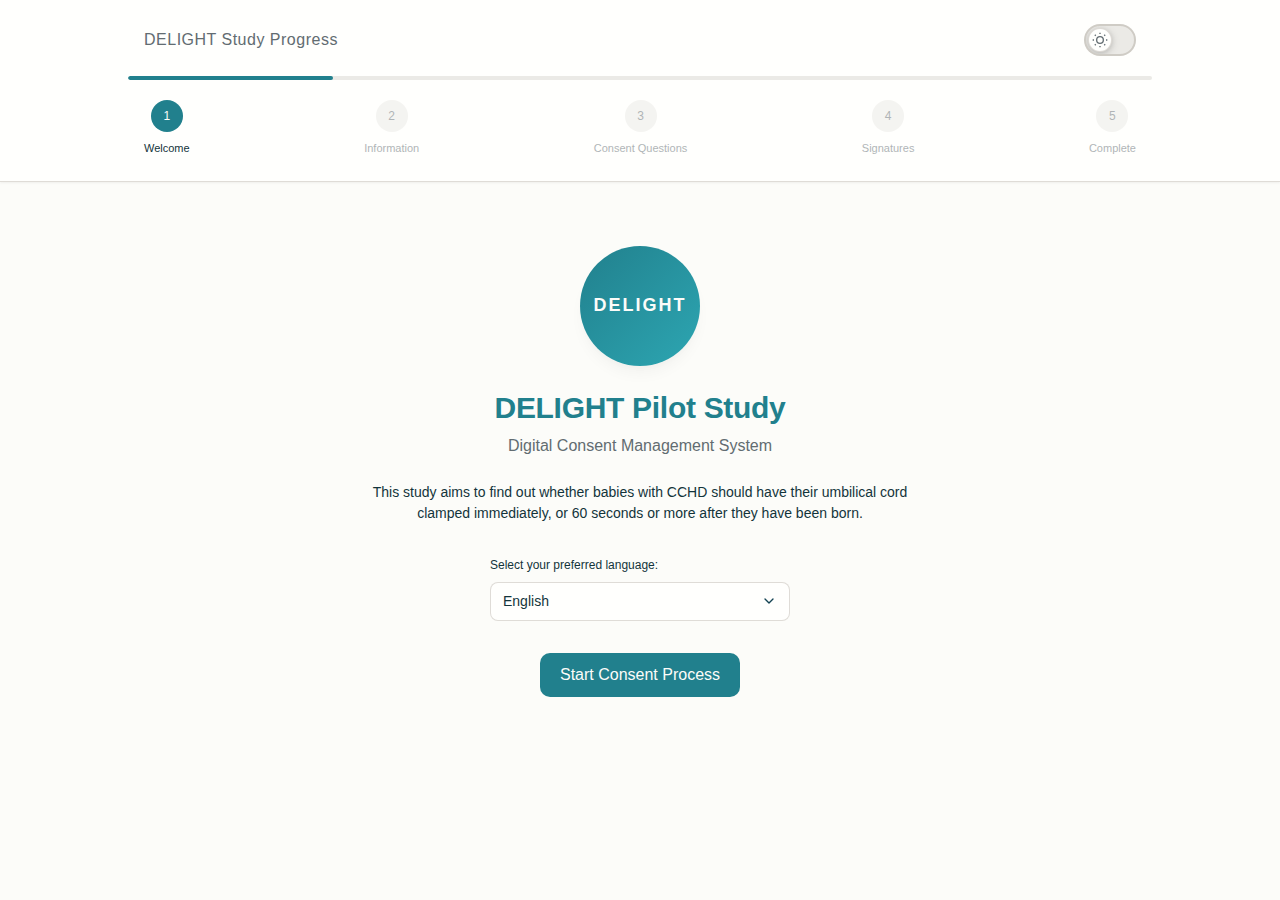
<file: index.html>
<!DOCTYPE html>
<html lang="en">
<head>
    <meta charset="UTF-8">
    <meta name="viewport" content="width=device-width, initial-scale=1.0">
    <title>DELIGHT Digital Consent Management System</title>
    <link rel="stylesheet" href="style.css">
</head>
<body>
    <div class="app-container">
        <!-- Progress Tracker -->
        <div class="progress-tracker" id="progressTracker">
            <div class="progress-header">
                <h2 class="progress-title">DELIGHT Study Progress</h2>
                <button class="md3-theme-toggle" id="themeToggle" aria-label="Toggle theme">
                    <span class="md3-toggle-track">
                        <span class="md3-toggle-thumb">
                            <svg class="md3-icon md3-icon-light" viewBox="0 0 24 24" fill="none" stroke="currentColor" stroke-width="2">
                                <circle cx="12" cy="12" r="5"/>
                                <path d="M12 1v2M12 21v2M4.22 4.22l1.42 1.42M18.36 18.36l1.42 1.42M1 12h2M21 12h2M4.22 19.78l1.42-1.42M18.36 5.64l1.42-1.42"/>
                            </svg>
                            <svg class="md3-icon md3-icon-dark" viewBox="0 0 24 24" fill="none" stroke="currentColor" stroke-width="2">
                                <path d="M21 12.79A9 9 0 1 1 11.21 3 7 7 0 0 0 21 12.79z"/>
                            </svg>
                        </span>
                    </span>
                </button>
            </div>
            <div class="progress-bar">
                <div class="progress-fill" id="progressFill"></div>
            </div>
            <div class="progress-steps">
                <div class="step active" data-step="0">
                    <div class="step-number">1</div>
                    <div class="step-label">Welcome</div>
                </div>
                <div class="step" data-step="1">
                    <div class="step-number">2</div>
                    <div class="step-label">Information</div>
                </div>
                <div class="step" data-step="2">
                    <div class="step-number">3</div>
                    <div class="step-label">Consent Questions</div>
                </div>
                <div class="step" data-step="3">
                    <div class="step-number">4</div>
                    <div class="step-label">Signatures</div>
                </div>
                <div class="step" data-step="4">
                    <div class="step-number">5</div>
                    <div class="step-label">Complete</div>
                </div>
            </div>
        </div>

        <!-- Main Content -->
        <div class="main-content">
            <!-- Welcome Screen -->
            <div class="screen active" id="welcomeScreen">
                <div class="container">
                    <div class="welcome-content">
                        <div class="study-logo">
                            <div class="logo-circle">
                                <span class="logo-text">DELIGHT</span>
                            </div>
                        </div>
                        <h1 class="study-title">DELIGHT Pilot Study</h1>
                        <p class="study-subtitle">Digital Consent Management System</p>
                        <p class="study-description">
                            This study aims to find out whether babies with CCHD should have their umbilical cord clamped immediately, or 60 seconds or more after they have been born.
                        </p>
                        
                        <div class="language-selection">
                            <label class="form-label" for="languageSelect">Select your preferred language:</label>
                            <select id="languageSelect" class="form-control">
                                <option value="en">English</option>
                                <option value="es">Spanish</option>
                                <option value="fr">French</option>
                                <option value="de">German</option>
                                <option value="it">Italian</option>
                                <option value="zh-cn">Chinese (Simplified)</option>
                                <option value="zh-tw">Chinese (Traditional)</option>
                                <option value="ja">Japanese</option>
                                <option value="ko">Korean</option>
                                <option value="ar">Arabic</option>
                            </select>
                        </div>
                        
                        <button class="btn btn--primary btn--lg" id="startConsentBtn">
                            Start Consent Process
                        </button>
                    </div>
                </div>
            </div>

            <!-- Information Screen -->
            <div class="screen" id="informationScreen">
                <div class="container">
                    <h2>Study Information</h2>
                    <p class="screen-description">Please review the following information about the study before proceeding.</p>
                    
                    <div class="info-sections">
                        <div class="info-section">
                            <button class="section-header" data-section="purpose">
                                <h3>Study Purpose</h3>
                                <span class="chevron">▼</span>
                            </button>
                            <div class="section-content" id="purposeContent">
                                <p>This study aims to find out whether babies with CCHD should have their umbilical cord clamped immediately, or 60 seconds or more after they have been born.</p>
                                <p><strong>Population:</strong> 90 babies in Australia initially</p>
                                <p><strong>Duration:</strong> Up to 2 years after due date</p>
                            </div>
                        </div>

                        <div class="info-section">
                            <button class="section-header" data-section="risks">
                                <h3>Risks & Benefits</h3>
                                <span class="chevron">▼</span>
                            </button>
                            <div class="section-content" id="risksContent">
                                <h4>Potential Risks:</h4>
                                <ul>
                                    <li>Low body temperature (only in babies born 8+ weeks early)</li>
                                    <li>Polycythemia (too many red blood cells)</li>
                                    <li>Fluid overload</li>
                                </ul>
                                <h4>Potential Benefits:</h4>
                                <ul>
                                    <li>Help researchers learn more about caring for babies with CCHD</li>
                                    <li>May help future babies with CCHD</li>
                                </ul>
                            </div>
                        </div>

                        <div class="info-section">
                            <button class="section-header" data-section="rights">
                                <h3>Your Rights</h3>
                                <span class="chevron">▼</span>
                            </button>
                            <div class="section-content" id="rightsContent">
                                <ul>
                                    <li>Participation is voluntary</li>
                                    <li>You can withdraw at any time</li>
                                    <li>Your choice won't affect your relationship with your doctor</li>
                                    <li>You can ask questions at any time</li>
                                </ul>
                            </div>
                        </div>

                        <div class="info-section">
                            <button class="section-header" data-section="contact">
                                <h3>Contact Information</h3>
                                <span class="chevron">▼</span>
                            </button>
                            <div class="section-content" id="contactContent">
                                <p><strong>Study Team:</strong> DELIGHT Study Team</p>
                                <p><strong>Phone:</strong> 1800-DELIGHT</p>
                                <p><strong>Email:</strong> delight@research.edu.au</p>
                            </div>
                        </div>
                    </div>

                    <div class="navigation-buttons">
                        <button class="btn btn--secondary" id="infoBackBtn">Previous</button>
                        <button class="btn btn--primary" id="infoNextBtn">Next</button>
                    </div>
                </div>
            </div>

            <!-- Consent Questions Screen -->
            <div class="screen" id="consentScreen">
                <div class="container">
                    <h2>Consent Questions</h2>
                    <p class="screen-description">Please answer the following questions about your participation in the study.</p>
                    
                    <form id="consentForm" class="consent-form">
                        <div class="form-group main-consent">
                            <div class="checkbox-group">
                                <input type="checkbox" id="mainConsent" name="mainConsent" required>
                                <label for="mainConsent" class="checkbox-label">
                                    <span class="checkbox-custom"></span>
                                    I freely agree for my baby to take part in this study
                                </label>
                            </div>
                            <div class="error-message" id="mainConsentError"></div>
                        </div>

                        <div class="form-group">
                            <label class="form-label">Blood sample collection (optional)</label>
                            <div class="radio-group">
                                <input type="radio" id="bloodYes" name="bloodSample" value="yes">
                                <label for="bloodYes">Yes</label>
                                <input type="radio" id="bloodNo" name="bloodSample" value="no">
                                <label for="bloodNo">No</label>
                                <input type="radio" id="bloodNA" name="bloodSample" value="na">
                                <label for="bloodNA">Not applicable</label>
                            </div>
                        </div>

                        <div class="form-group">
                            <label class="form-label">Sensor to measure brain oxygen (optional)</label>
                            <div class="radio-group">
                                <input type="radio" id="brainYes" name="brainOxygen" value="yes">
                                <label for="brainYes">Yes</label>
                                <input type="radio" id="brainNo" name="brainOxygen" value="no">
                                <label for="brainNo">No</label>
                                <input type="radio" id="brainNA" name="brainOxygen" value="na">
                                <label for="brainNA">Not applicable</label>
                            </div>
                        </div>

                        <div class="form-group">
                            <label class="form-label">Data sharing for future research (optional)</label>
                            <div class="radio-group">
                                <input type="radio" id="dataYes" name="dataSharing" value="yes">
                                <label for="dataYes">Yes</label>
                                <input type="radio" id="dataNo" name="dataSharing" value="no">
                                <label for="dataNo">No</label>
                                <input type="radio" id="dataNA" name="dataSharing" value="na">
                                <label for="dataNA">Not applicable</label>
                            </div>
                        </div>
                    </form>

                    <div class="navigation-buttons">
                        <button class="btn btn--secondary" id="consentBackBtn">Previous</button>
                        <button class="btn btn--primary" id="consentNextBtn">Next</button>
                    </div>
                </div>
            </div>

            <!-- Signature Screen -->
            <div class="screen" id="signatureScreen">
                <div class="container">
                    <h2>Digital Signatures</h2>
                    <p class="screen-description">Please provide your name and digital signature to complete the consent process.</p>
                    
                    <div class="signature-section">
                        <div class="form-group">
                            <label class="form-label" for="participantName">Participant Name</label>
                            <input type="text" id="participantName" class="form-control" placeholder="Enter your full name">
                            <div class="error-message" id="nameError"></div>
                        </div>

                        <div class="signature-group">
                            <label class="form-label">Digital Signature</label>
                            <div class="signature-canvas-container">
                                <canvas id="signatureCanvas" class="signature-canvas"></canvas>
                                <div class="signature-placeholder" id="signaturePlaceholder">
                                    Please sign here
                                </div>
                            </div>
                            <button class="btn btn--secondary btn--sm" id="clearSignatureBtn">Clear Signature</button>
                            <div class="error-message" id="signatureError"></div>
                        </div>

                        <div class="timestamp-display">
                            <p><strong>Date/Time:</strong> <span id="timestamp"></span></p>
                        </div>
                    </div>

                    <div class="navigation-buttons">
                        <button class="btn btn--secondary" id="signatureBackBtn">Previous</button>
                        <button class="btn btn--primary" id="signatureNextBtn">Complete Consent</button>
                    </div>
                </div>
            </div>

            <!-- Completion Screen -->
            <div class="screen" id="completionScreen">
                <div class="container">
                    <div class="completion-content">
                        <div class="success-icon">✓</div>
                        <h2>Thank You!</h2>
                        <p class="completion-message">Your consent has been successfully recorded. Thank you for participating in the DELIGHT study.</p>
                        
                        <div class="consent-summary">
                            <h3>Summary of Your Choices</h3>
                            <div class="summary-grid">
                                <div class="summary-item">
                                    <strong>Main Consent:</strong> <span id="summaryMainConsent"></span>
                                </div>
                                <div class="summary-item">
                                    <strong>Blood Sample:</strong> <span id="summaryBloodSample"></span>
                                </div>
                                <div class="summary-item">
                                    <strong>Brain Oxygen Sensor:</strong> <span id="summaryBrainOxygen"></span>
                                </div>
                                <div class="summary-item">
                                    <strong>Data Sharing:</strong> <span id="summaryDataSharing"></span>
                                </div>
                            </div>
                        </div>

                        <div class="completion-actions">
                            <button class="btn btn--primary" id="downloadPdfBtn">Download PDF Copy</button>
                            <button class="btn btn--secondary" id="newConsentBtn">Start New Consent</button>
                        </div>

                        <div class="contact-info">
                            <h4>Questions?</h4>
                            <p>Contact the DELIGHT Study Team:</p>
                            <p><strong>Phone:</strong> 1800-DELIGHT</p>
                            <p><strong>Email:</strong> delight@research.edu.au</p>
                        </div>
                    </div>
                </div>
            </div>
        </div>
    </div>

    <script src="app.js"></script>
</body>
</html>
</file>
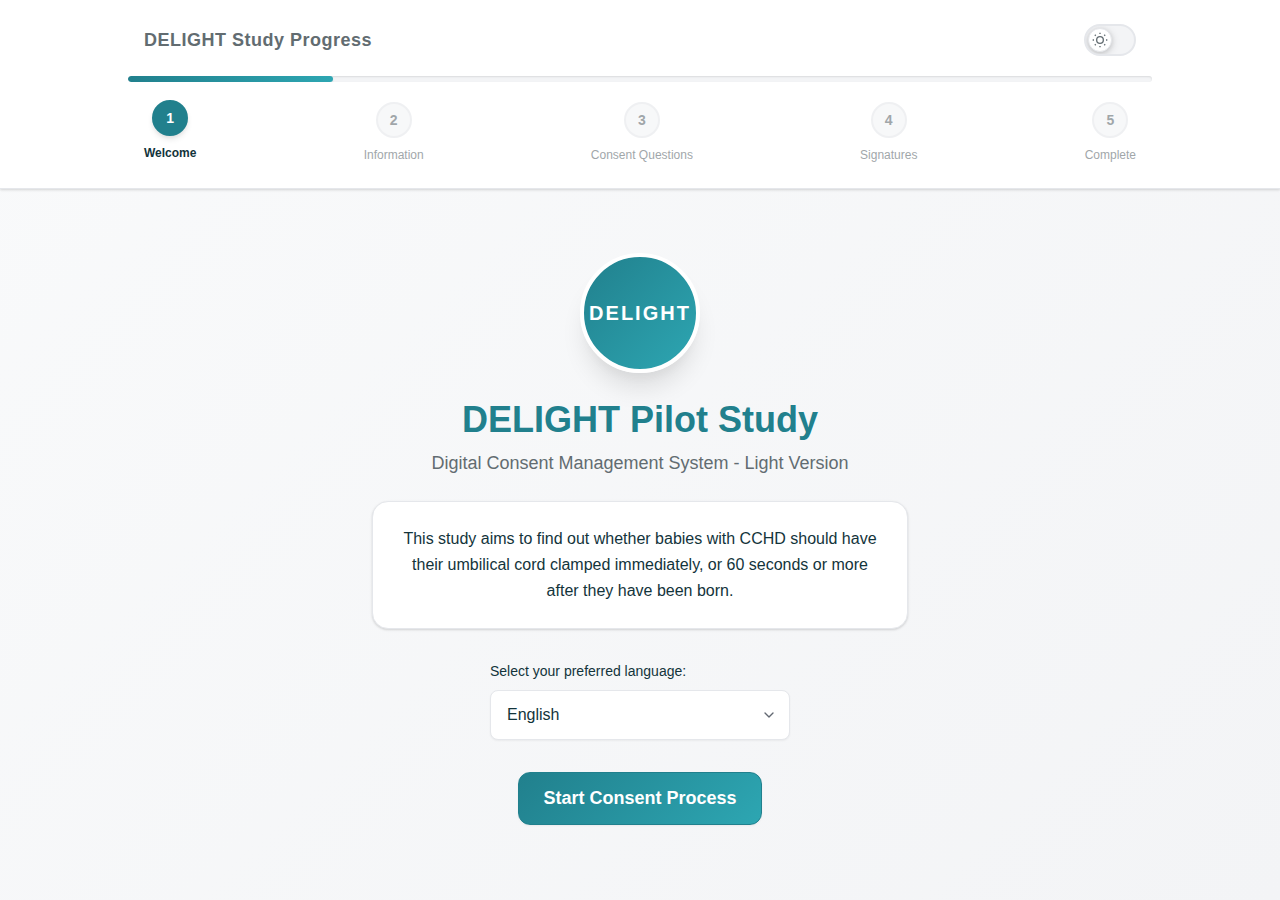
<file: index-light.html>
<!DOCTYPE html>
<html lang="en">
<head>
    <meta charset="UTF-8">
    <meta name="viewport" content="width=device-width, initial-scale=1.0">
    <title>DELIGHT Digital Consent Management System - Light Version</title>
    <link rel="stylesheet" href="style-light.css">
</head>
<body>
    <div class="app-container">
        <!-- Progress Tracker -->
        <div class="progress-tracker" id="progressTracker">
            <div class="progress-header">
                <h2 class="progress-title">DELIGHT Study Progress</h2>
                <button class="md3-theme-toggle" id="themeToggle" aria-label="Toggle theme">
                    <span class="md3-toggle-track">
                        <span class="md3-toggle-thumb">
                            <svg class="md3-icon md3-icon-light" viewBox="0 0 24 24" fill="none" stroke="currentColor" stroke-width="2">
                                <circle cx="12" cy="12" r="5"/>
                                <path d="M12 1v2M12 21v2M4.22 4.22l1.42 1.42M18.36 18.36l1.42 1.42M1 12h2M21 12h2M4.22 19.78l1.42-1.42M18.36 5.64l1.42-1.42"/>
                            </svg>
                            <svg class="md3-icon md3-icon-dark" viewBox="0 0 24 24" fill="none" stroke="currentColor" stroke-width="2">
                                <path d="M21 12.79A9 9 0 1 1 11.21 3 7 7 0 0 0 21 12.79z"/>
                            </svg>
                        </span>
                    </span>
                </button>
            </div>
            <div class="progress-bar">
                <div class="progress-fill" id="progressFill"></div>
            </div>
            <div class="progress-steps">
                <div class="step active" data-step="0">
                    <div class="step-number">1</div>
                    <div class="step-label">Welcome</div>
                </div>
                <div class="step" data-step="1">
                    <div class="step-number">2</div>
                    <div class="step-label">Information</div>
                </div>
                <div class="step" data-step="2">
                    <div class="step-number">3</div>
                    <div class="step-label">Consent Questions</div>
                </div>
                <div class="step" data-step="3">
                    <div class="step-number">4</div>
                    <div class="step-label">Signatures</div>
                </div>
                <div class="step" data-step="4">
                    <div class="step-number">5</div>
                    <div class="step-label">Complete</div>
                </div>
            </div>
        </div>

        <!-- Main Content -->
        <div class="main-content">
            <!-- Welcome Screen -->
            <div class="screen active" id="welcomeScreen">
                <div class="container">
                    <div class="welcome-content">
                        <div class="study-logo">
                            <div class="logo-circle">
                                <span class="logo-text">DELIGHT</span>
                            </div>
                        </div>
                        <h1 class="study-title">DELIGHT Pilot Study</h1>
                        <p class="study-subtitle">Digital Consent Management System - Light Version</p>
                        <div class="study-description-card">
                            <p class="study-description">
                                This study aims to find out whether babies with CCHD should have their umbilical cord clamped immediately, or 60 seconds or more after they have been born.
                            </p>
                        </div>
                        
                        <div class="language-selection">
                            <label class="form-label" for="languageSelect">Select your preferred language:</label>
                            <select id="languageSelect" class="form-control">
                                <option value="en">English</option>
                                <option value="es">Spanish</option>
                                <option value="fr">French</option>
                                <option value="de">German</option>
                                <option value="it">Italian</option>
                                <option value="zh-cn">Chinese (Simplified)</option>
                                <option value="zh-tw">Chinese (Traditional)</option>
                                <option value="ja">Japanese</option>
                                <option value="ko">Korean</option>
                                <option value="ar">Arabic</option>
                            </select>
                        </div>
                        
                        <button class="btn btn--primary btn--lg" id="startConsentBtn">
                            Start Consent Process
                        </button>
                    </div>
                </div>
            </div>

            <!-- Information Screen -->
            <div class="screen" id="informationScreen">
                <div class="container">
                    <h2>Study Information</h2>
                    <p class="screen-description">Please review the following information about the study before proceeding.</p>
                    
                    <div class="info-sections">
                        <div class="info-section">
                            <button class="section-header" data-section="purpose">
                                <h3>Study Purpose</h3>
                                <span class="chevron">▼</span>
                            </button>
                            <div class="section-content" id="purposeContent">
                                <p>This study aims to find out whether babies with CCHD should have their umbilical cord clamped immediately, or 60 seconds or more after they have been born.</p>
                                <p><strong>Population:</strong> 90 babies in Australia initially</p>
                                <p><strong>Duration:</strong> Up to 2 years after due date</p>
                            </div>
                        </div>

                        <div class="info-section">
                            <button class="section-header" data-section="risks">
                                <h3>Risks & Benefits</h3>
                                <span class="chevron">▼</span>
                            </button>
                            <div class="section-content" id="risksContent">
                                <h4>Potential Risks:</h4>
                                <ul>
                                    <li>Low body temperature (only in babies born 8+ weeks early)</li>
                                    <li>Polycythemia (too many red blood cells)</li>
                                    <li>Fluid overload</li>
                                </ul>
                                <h4>Potential Benefits:</h4>
                                <ul>
                                    <li>Help researchers learn more about caring for babies with CCHD</li>
                                    <li>May help future babies with CCHD</li>
                                </ul>
                            </div>
                        </div>

                        <div class="info-section">
                            <button class="section-header" data-section="rights">
                                <h3>Your Rights</h3>
                                <span class="chevron">▼</span>
                            </button>
                            <div class="section-content" id="rightsContent">
                                <ul>
                                    <li>Participation is voluntary</li>
                                    <li>You can withdraw at any time</li>
                                    <li>Your choice won't affect your relationship with your doctor</li>
                                    <li>You can ask questions at any time</li>
                                </ul>
                            </div>
                        </div>

                        <div class="info-section">
                            <button class="section-header" data-section="contact">
                                <h3>Contact Information</h3>
                                <span class="chevron">▼</span>
                            </button>
                            <div class="section-content" id="contactContent">
                                <p><strong>Study Team:</strong> DELIGHT Study Team</p>
                                <p><strong>Phone:</strong> 1800-DELIGHT</p>
                                <p><strong>Email:</strong> delight@research.edu.au</p>
                            </div>
                        </div>
                    </div>

                    <div class="navigation-buttons">
                        <button class="btn btn--secondary" id="infoBackBtn">Previous</button>
                        <button class="btn btn--primary" id="infoNextBtn">Next</button>
                    </div>
                </div>
            </div>

            <!-- Consent Questions Screen -->
            <div class="screen" id="consentScreen">
                <div class="container">
                    <h2>Consent Questions</h2>
                    <p class="screen-description">Please answer the following questions about your participation in the study.</p>
                    
                    <form id="consentForm" class="consent-form">
                        <div class="form-group main-consent">
                            <div class="checkbox-group">
                                <input type="checkbox" id="mainConsent" name="mainConsent" required>
                                <label for="mainConsent" class="checkbox-label">
                                    <span class="checkbox-custom"></span>
                                    I freely agree for my baby to take part in this study
                                </label>
                            </div>
                            <div class="error-message" id="mainConsentError"></div>
                        </div>

                        <div class="form-group">
                            <label class="form-label">Blood sample collection (optional)</label>
                            <div class="radio-group">
                                <input type="radio" id="bloodYes" name="bloodSample" value="yes">
                                <label for="bloodYes">Yes</label>
                                <input type="radio" id="bloodNo" name="bloodSample" value="no">
                                <label for="bloodNo">No</label>
                                <input type="radio" id="bloodNA" name="bloodSample" value="na">
                                <label for="bloodNA">Not applicable</label>
                            </div>
                        </div>

                        <div class="form-group">
                            <label class="form-label">Sensor to measure brain oxygen (optional)</label>
                            <div class="radio-group">
                                <input type="radio" id="brainYes" name="brainOxygen" value="yes">
                                <label for="brainYes">Yes</label>
                                <input type="radio" id="brainNo" name="brainOxygen" value="no">
                                <label for="brainNo">No</label>
                                <input type="radio" id="brainNA" name="brainOxygen" value="na">
                                <label for="brainNA">Not applicable</label>
                            </div>
                        </div>

                        <div class="form-group">
                            <label class="form-label">Data sharing for future research (optional)</label>
                            <div class="radio-group">
                                <input type="radio" id="dataYes" name="dataSharing" value="yes">
                                <label for="dataYes">Yes</label>
                                <input type="radio" id="dataNo" name="dataSharing" value="no">
                                <label for="dataNo">No</label>
                                <input type="radio" id="dataNA" name="dataSharing" value="na">
                                <label for="dataNA">Not applicable</label>
                            </div>
                        </div>
                    </form>

                    <div class="navigation-buttons">
                        <button class="btn btn--secondary" id="consentBackBtn">Previous</button>
                        <button class="btn btn--primary" id="consentNextBtn">Next</button>
                    </div>
                </div>
            </div>

            <!-- Signature Screen -->
            <div class="screen" id="signatureScreen">
                <div class="container">
                    <h2>Digital Signatures</h2>
                    <p class="screen-description">Please provide your name and digital signature to complete the consent process.</p>
                    
                    <div class="signature-section">
                        <div class="form-group">
                            <label class="form-label" for="participantName">Participant Name</label>
                            <input type="text" id="participantName" class="form-control" placeholder="Enter your full name">
                            <div class="error-message" id="nameError"></div>
                        </div>

                        <div class="signature-group">
                            <label class="form-label">Digital Signature</label>
                            <div class="signature-canvas-container">
                                <canvas id="signatureCanvas" class="signature-canvas"></canvas>
                                <div class="signature-placeholder" id="signaturePlaceholder">
                                    Please sign here
                                </div>
                            </div>
                            <button class="btn btn--secondary btn--sm" id="clearSignatureBtn">Clear Signature</button>
                            <div class="error-message" id="signatureError"></div>
                        </div>

                        <div class="timestamp-display">
                            <p><strong>Date/Time:</strong> <span id="timestamp"></span></p>
                        </div>
                    </div>

                    <div class="navigation-buttons">
                        <button class="btn btn--secondary" id="signatureBackBtn">Previous</button>
                        <button class="btn btn--primary" id="signatureNextBtn">Complete Consent</button>
                    </div>
                </div>
            </div>

            <!-- Completion Screen -->
            <div class="screen" id="completionScreen">
                <div class="container">
                    <div class="completion-content">
                        <div class="success-icon">✓</div>
                        <h2>Thank You!</h2>
                        <p class="completion-message">Your consent has been successfully recorded. Thank you for participating in the DELIGHT study.</p>
                        
                        <div class="consent-summary">
                            <h3>Summary of Your Choices</h3>
                            <div class="summary-grid">
                                <div class="summary-item">
                                    <strong>Main Consent:</strong> <span id="summaryMainConsent"></span>
                                </div>
                                <div class="summary-item">
                                    <strong>Blood Sample:</strong> <span id="summaryBloodSample"></span>
                                </div>
                                <div class="summary-item">
                                    <strong>Brain Oxygen Sensor:</strong> <span id="summaryBrainOxygen"></span>
                                </div>
                                <div class="summary-item">
                                    <strong>Data Sharing:</strong> <span id="summaryDataSharing"></span>
                                </div>
                            </div>
                        </div>

                        <div class="completion-actions">
                            <button class="btn btn--primary" id="downloadPdfBtn">Download PDF Copy</button>
                            <button class="btn btn--secondary" id="newConsentBtn">Start New Consent</button>
                        </div>

                        <div class="contact-info">
                            <h4>Questions?</h4>
                            <p>Contact the DELIGHT Study Team:</p>
                            <p><strong>Phone:</strong> 1800-DELIGHT</p>
                            <p><strong>Email:</strong> delight@research.edu.au</p>
                        </div>
                    </div>
                </div>
            </div>
        </div>
    </div>

    <script src="app.js"></script>
</body>
</html>
</file>
<file: style.css>
:root {
  /* Primitive Color Tokens */
  --color-white: rgba(255, 255, 255, 1);
  --color-black: rgba(0, 0, 0, 1);
  --color-cream-50: rgba(252, 252, 249, 1);
  --color-cream-100: rgba(255, 255, 253, 1);
  --color-gray-200: rgba(245, 245, 245, 1);
  --color-gray-300: rgba(167, 169, 169, 1);
  --color-gray-400: rgba(119, 124, 124, 1);
  --color-slate-500: rgba(98, 108, 113, 1);
  --color-brown-600: rgba(94, 82, 64, 1);
  --color-charcoal-700: rgba(31, 33, 33, 1);
  --color-charcoal-800: rgba(38, 40, 40, 1);
  --color-slate-900: rgba(19, 52, 59, 1);
  --color-teal-300: rgba(50, 184, 198, 1);
  --color-teal-400: rgba(45, 166, 178, 1);
  --color-teal-500: rgba(33, 128, 141, 1);
  --color-teal-600: rgba(29, 116, 128, 1);
  --color-teal-700: rgba(26, 104, 115, 1);
  --color-teal-800: rgba(41, 150, 161, 1);
  --color-red-400: rgba(255, 84, 89, 1);
  --color-red-500: rgba(192, 21, 47, 1);
  --color-orange-400: rgba(230, 129, 97, 1);
  --color-orange-500: rgba(168, 75, 47, 1);

  /* RGB versions for opacity control */
  --color-brown-600-rgb: 94, 82, 64;
  --color-teal-500-rgb: 33, 128, 141;
  --color-slate-900-rgb: 19, 52, 59;
  --color-slate-500-rgb: 98, 108, 113;
  --color-red-500-rgb: 192, 21, 47;
  --color-red-400-rgb: 255, 84, 89;
  --color-orange-500-rgb: 168, 75, 47;
  --color-orange-400-rgb: 230, 129, 97;

  /* Semantic Color Tokens (Light Mode) */
  --color-background: var(--color-cream-50);
  --color-surface: var(--color-cream-100);
  --color-text: var(--color-slate-900);
  --color-text-secondary: var(--color-slate-500);
  --color-primary: var(--color-teal-500);
  --color-primary-hover: var(--color-teal-600);
  --color-primary-active: var(--color-teal-700);
  --color-secondary: rgba(var(--color-brown-600-rgb), 0.12);
  --color-secondary-hover: rgba(var(--color-brown-600-rgb), 0.2);
  --color-secondary-active: rgba(var(--color-brown-600-rgb), 0.25);
  --color-border: rgba(var(--color-brown-600-rgb), 0.2);
  --color-btn-primary-text: var(--color-cream-50);
  --color-card-border: rgba(var(--color-brown-600-rgb), 0.12);
  --color-card-border-inner: rgba(var(--color-brown-600-rgb), 0.12);
  --color-error: var(--color-red-500);
  --color-success: var(--color-teal-500);
  --color-warning: var(--color-orange-500);
  --color-info: var(--color-slate-500);
  --color-focus-ring: rgba(var(--color-teal-500-rgb), 0.4);
  --color-select-caret: rgba(var(--color-slate-900-rgb), 0.8);

  /* Common style patterns */
  --focus-ring: 0 0 0 3px var(--color-focus-ring);
  --focus-outline: 2px solid var(--color-primary);
  --status-bg-opacity: 0.15;
  --status-border-opacity: 0.25;
  --select-caret-light: url("data:image/svg+xml,%3Csvg xmlns='http://www.w3.org/2000/svg' width='16' height='16' viewBox='0 0 24 24' fill='none' stroke='%23134252' stroke-width='2' stroke-linecap='round' stroke-linejoin='round'%3E%3Cpolyline points='6 9 12 15 18 9'%3E%3C/polyline%3E%3C/svg%3E");
  --select-caret-dark: url("data:image/svg+xml,%3Csvg xmlns='http://www.w3.org/2000/svg' width='16' height='16' viewBox='0 0 24 24' fill='none' stroke='%23f5f5f5' stroke-width='2' stroke-linecap='round' stroke-linejoin='round'%3E%3Cpolyline points='6 9 12 15 18 9'%3E%3C/polyline%3E%3C/svg%3E");

  /* RGB versions for opacity control */
  --color-success-rgb: 33, 128, 141;
  --color-error-rgb: 192, 21, 47;
  --color-warning-rgb: 168, 75, 47;
  --color-info-rgb: 98, 108, 113;

  /* Typography */
  --font-family-base: "FKGroteskNeue", "Geist", "Inter", -apple-system,
    BlinkMacSystemFont, "Segoe UI", Roboto, sans-serif;
  --font-family-mono: "Berkeley Mono", ui-monospace, SFMono-Regular, Menlo,
    Monaco, Consolas, monospace;
  --font-size-xs: 11px;
  --font-size-sm: 12px;
  --font-size-base: 14px;
  --font-size-md: 14px;
  --font-size-lg: 16px;
  --font-size-xl: 18px;
  --font-size-2xl: 20px;
  --font-size-3xl: 24px;
  --font-size-4xl: 30px;
  --font-weight-normal: 400;
  --font-weight-medium: 500;
  --font-weight-semibold: 550;
  --font-weight-bold: 600;
  --line-height-tight: 1.2;
  --line-height-normal: 1.5;
  --letter-spacing-tight: -0.01em;

  /* Spacing */
  --space-0: 0;
  --space-1: 1px;
  --space-2: 2px;
  --space-4: 4px;
  --space-6: 6px;
  --space-8: 8px;
  --space-10: 10px;
  --space-12: 12px;
  --space-16: 16px;
  --space-20: 20px;
  --space-24: 24px;
  --space-32: 32px;

  /* Border Radius */
  --radius-sm: 6px;
  --radius-base: 8px;
  --radius-md: 10px;
  --radius-lg: 12px;
  --radius-full: 9999px;

  /* Shadows */
  --shadow-xs: 0 1px 2px rgba(0, 0, 0, 0.02);
  --shadow-sm: 0 1px 3px rgba(0, 0, 0, 0.04), 0 1px 2px rgba(0, 0, 0, 0.02);
  --shadow-md: 0 4px 6px -1px rgba(0, 0, 0, 0.04),
    0 2px 4px -1px rgba(0, 0, 0, 0.02);
  --shadow-lg: 0 10px 15px -3px rgba(0, 0, 0, 0.04),
    0 4px 6px -2px rgba(0, 0, 0, 0.02);
  --shadow-inset-sm: inset 0 1px 0 rgba(255, 255, 255, 0.15),
    inset 0 -1px 0 rgba(0, 0, 0, 0.03);

  /* Animation */
  --duration-fast: 150ms;
  --duration-normal: 250ms;
  --ease-standard: cubic-bezier(0.16, 1, 0.3, 1);

  /* Layout */
  --container-sm: 640px;
  --container-md: 768px;
  --container-lg: 1024px;
  --container-xl: 1280px;
}

/* Dark mode colors */
@media (prefers-color-scheme: dark) {
  :root {
    /* RGB versions for opacity control (dark mode) */
    --color-gray-400-rgb: 119, 124, 124;
    --color-teal-300-rgb: 50, 184, 198;
    --color-gray-300-rgb: 167, 169, 169;
    --color-gray-200-rgb: 245, 245, 245;
    
    /* Semantic Color Tokens (Dark Mode) */
    --color-background: var(--color-charcoal-700);
    --color-surface: var(--color-charcoal-800);
    --color-text: var(--color-gray-200);
    --color-text-secondary: rgba(var(--color-gray-300-rgb), 0.7);
    --color-primary: var(--color-teal-300);
    --color-primary-hover: var(--color-teal-400);
    --color-primary-active: var(--color-teal-800);
    --color-secondary: rgba(var(--color-gray-400-rgb), 0.15);
    --color-secondary-hover: rgba(var(--color-gray-400-rgb), 0.25);
    --color-secondary-active: rgba(var(--color-gray-400-rgb), 0.3);
    --color-border: rgba(var(--color-gray-400-rgb), 0.3);
    --color-error: var(--color-red-400);
    --color-success: var(--color-teal-300);
    --color-warning: var(--color-orange-400);
    --color-info: var(--color-gray-300);
    --color-focus-ring: rgba(var(--color-teal-300-rgb), 0.4);
    --color-btn-primary-text: var(--color-slate-900);
    --color-card-border: rgba(var(--color-gray-400-rgb), 0.2);
    --color-card-border-inner: rgba(var(--color-gray-400-rgb), 0.15);
    --shadow-inset-sm: inset 0 1px 0 rgba(255, 255, 255, 0.1),
      inset 0 -1px 0 rgba(0, 0, 0, 0.15);
    --button-border-secondary: rgba(var(--color-gray-400-rgb), 0.2);
    --color-border-secondary: rgba(var(--color-gray-400-rgb), 0.2);
    --color-select-caret: rgba(var(--color-gray-200-rgb), 0.8);

    /* Common style patterns - updated for dark mode */
    --focus-ring: 0 0 0 3px var(--color-focus-ring);
    --focus-outline: 2px solid var(--color-primary);
    --status-bg-opacity: 0.15;
    --status-border-opacity: 0.25;
    --select-caret-light: url("data:image/svg+xml,%3Csvg xmlns='http://www.w3.org/2000/svg' width='16' height='16' viewBox='0 0 24 24' fill='none' stroke='%23134252' stroke-width='2' stroke-linecap='round' stroke-linejoin='round'%3E%3Cpolyline points='6 9 12 15 18 9'%3E%3C/polyline%3E%3C/svg%3E");
    --select-caret-dark: url("data:image/svg+xml,%3Csvg xmlns='http://www.w3.org/2000/svg' width='16' height='16' viewBox='0 0 24 24' fill='none' stroke='%23f5f5f5' stroke-width='2' stroke-linecap='round' stroke-linejoin='round'%3E%3Cpolyline points='6 9 12 15 18 9'%3E%3C/polyline%3E%3C/svg%3E");

    /* RGB versions for dark mode */
    --color-success-rgb: var(--color-teal-300-rgb);
    --color-error-rgb: var(--color-red-400-rgb);
    --color-warning-rgb: var(--color-orange-400-rgb);
    --color-info-rgb: var(--color-gray-300-rgb);
  }
}

/* Enhanced Dark Mode Theme Variables */
html[data-theme="dark"],
html[data-color-scheme="dark"],
body.theme-dark,
[data-color-scheme="dark"] {
  /* RGB versions for opacity control (dark mode) */
  --color-gray-400-rgb: 119, 124, 124;
  --color-teal-300-rgb: 50, 184, 198;
  --color-gray-300-rgb: 167, 169, 169;
  --color-gray-200-rgb: 245, 245, 245;
  
  /* Semantic Color Tokens (Dark Mode) */
  --color-background: var(--color-charcoal-700);
  --color-surface: var(--color-charcoal-800);
  --color-text: var(--color-gray-200);
  --color-text-secondary: rgba(var(--color-gray-300-rgb), 0.7);
  --color-primary: var(--color-teal-300);
  --color-primary-hover: var(--color-teal-400);
  --color-primary-active: var(--color-teal-800);
  --color-secondary: rgba(var(--color-gray-400-rgb), 0.15);
  --color-secondary-hover: rgba(var(--color-gray-400-rgb), 0.25);
  --color-secondary-active: rgba(var(--color-gray-400-rgb), 0.3);
  --color-border: rgba(var(--color-gray-400-rgb), 0.3);
  --color-error: var(--color-red-400);
  --color-success: var(--color-teal-300);
  --color-warning: var(--color-orange-400);
  --color-info: var(--color-gray-300);
  --color-focus-ring: rgba(var(--color-teal-300-rgb), 0.4);
  --color-btn-primary-text: var(--color-slate-900);
  --color-card-border: rgba(var(--color-gray-400-rgb), 0.15);
  --color-card-border-inner: rgba(var(--color-gray-400-rgb), 0.15);
  --shadow-inset-sm: inset 0 1px 0 rgba(255, 255, 255, 0.1),
    inset 0 -1px 0 rgba(0, 0, 0, 0.15);
  --color-border-secondary: rgba(var(--color-gray-400-rgb), 0.2);
  --color-select-caret: rgba(var(--color-gray-200-rgb), 0.8);

  /* Common style patterns - updated for dark mode */
  --focus-ring: 0 0 0 3px var(--color-focus-ring);
  --focus-outline: 2px solid var(--color-primary);
  --status-bg-opacity: 0.15;
  --status-border-opacity: 0.25;
  --select-caret-light: url("data:image/svg+xml,%3Csvg xmlns='http://www.w3.org/2000/svg' width='16' height='16' viewBox='0 0 24 24' fill='none' stroke='%23134252' stroke-width='2' stroke-linecap='round' stroke-linejoin='round'%3E%3Cpolyline points='6 9 12 15 18 9'%3E%3C/polyline%3E%3C/svg%3E");
  --select-caret-dark: url("data:image/svg+xml,%3Csvg xmlns='http://www.w3.org/2000/svg' width='16' height='16' viewBox='0 0 24 24' fill='none' stroke='%23f5f5f5' stroke-width='2' stroke-linecap='round' stroke-linejoin='round'%3E%3Cpolyline points='6 9 12 15 18 9'%3E%3C/polyline%3E%3C/svg%3E");

  /* RGB versions for dark mode */
  --color-success-rgb: var(--color-teal-300-rgb);
  --color-error-rgb: var(--color-red-400-rgb);
  --color-warning-rgb: var(--color-orange-400-rgb);
  --color-info-rgb: var(--color-gray-300-rgb);
}

/* Enhanced Light Mode Theme Variables */
html[data-theme="light"],
html[data-color-scheme="light"],
body.theme-light,
[data-color-scheme="light"] {
  /* RGB versions for opacity control (light mode) */
  --color-brown-600-rgb: 94, 82, 64;
  --color-teal-500-rgb: 33, 128, 141;
  --color-slate-900-rgb: 19, 52, 59;
  
  /* Semantic Color Tokens (Light Mode) */
  --color-background: var(--color-cream-50);
  --color-surface: var(--color-cream-100);
  --color-text: var(--color-slate-900);
  --color-text-secondary: var(--color-slate-500);
  --color-primary: var(--color-teal-500);
  --color-primary-hover: var(--color-teal-600);
  --color-primary-active: var(--color-teal-700);
  --color-secondary: rgba(var(--color-brown-600-rgb), 0.12);
  --color-secondary-hover: rgba(var(--color-brown-600-rgb), 0.2);
  --color-secondary-active: rgba(var(--color-brown-600-rgb), 0.25);
  --color-border: rgba(var(--color-brown-600-rgb), 0.2);
  --color-btn-primary-text: var(--color-cream-50);
  --color-card-border: rgba(var(--color-brown-600-rgb), 0.12);
  --color-card-border-inner: rgba(var(--color-brown-600-rgb), 0.12);
  --color-error: var(--color-red-500);
  --color-success: var(--color-teal-500);
  --color-warning: var(--color-orange-500);
  --color-info: var(--color-slate-500);
  --color-focus-ring: rgba(var(--color-teal-500-rgb), 0.4);

  /* RGB versions for light mode */
  --color-success-rgb: var(--color-teal-500-rgb);
  --color-error-rgb: var(--color-red-500-rgb);
  --color-warning-rgb: var(--color-orange-500-rgb);
  --color-info-rgb: var(--color-slate-500-rgb);
}

/* Base styles */
html {
  font-size: var(--font-size-base);
  font-family: var(--font-family-base);
  line-height: var(--line-height-normal);
  color: var(--color-text);
  background-color: var(--color-background);
  -webkit-font-smoothing: antialiased;
  box-sizing: border-box;
}

body {
  margin: 0;
  padding: 0;
}

*,
*::before,
*::after {
  box-sizing: inherit;
}

/* Typography */
h1,
h2,
h3,
h4,
h5,
h6 {
  margin: 0;
  font-weight: var(--font-weight-semibold);
  line-height: var(--line-height-tight);
  color: var(--color-text);
  letter-spacing: var(--letter-spacing-tight);
}

h1 {
  font-size: var(--font-size-4xl);
}
h2 {
  font-size: var(--font-size-3xl);
}
h3 {
  font-size: var(--font-size-2xl);
}
h4 {
  font-size: var(--font-size-xl);
}
h5 {
  font-size: var(--font-size-lg);
}
h6 {
  font-size: var(--font-size-md);
}

p {
  margin: 0 0 var(--space-16) 0;
}

a {
  color: var(--color-primary);
  text-decoration: none;
  transition: color var(--duration-fast) var(--ease-standard);
}

a:hover {
  color: var(--color-primary-hover);
}

code,
pre {
  font-family: var(--font-family-mono);
  font-size: calc(var(--font-size-base) * 0.95);
  background-color: var(--color-secondary);
  border-radius: var(--radius-sm);
}

code {
  padding: var(--space-1) var(--space-4);
}

pre {
  padding: var(--space-16);
  margin: var(--space-16) 0;
  overflow: auto;
  border: 1px solid var(--color-border);
}

pre code {
  background: none;
  padding: 0;
}

/* Buttons */
.btn {
  display: inline-flex;
  align-items: center;
  justify-content: center;
  padding: var(--space-8) var(--space-16);
  border-radius: var(--radius-base);
  font-size: var(--font-size-base);
  font-weight: 500;
  line-height: 1.5;
  cursor: pointer;
  transition: all var(--duration-normal) var(--ease-standard);
  border: none;
  text-decoration: none;
  position: relative;
}

.btn:focus-visible {
  outline: none;
  box-shadow: var(--focus-ring);
}

.btn--primary {
  background: var(--color-primary);
  color: var(--color-btn-primary-text);
}

.btn--primary:hover {
  background: var(--color-primary-hover);
}

.btn--primary:active {
  background: var(--color-primary-active);
}

.btn--secondary {
  background: var(--color-secondary);
  color: var(--color-text);
}

.btn--secondary:hover {
  background: var(--color-secondary-hover);
}

.btn--secondary:active {
  background: var(--color-secondary-active);
}

.btn--outline {
  background: transparent;
  border: 1px solid var(--color-border);
  color: var(--color-text);
}

.btn--outline:hover {
  background: var(--color-secondary);
}

.btn--sm {
  padding: var(--space-4) var(--space-12);
  font-size: var(--font-size-sm);
  border-radius: var(--radius-sm);
}

.btn--lg {
  padding: var(--space-10) var(--space-20);
  font-size: var(--font-size-lg);
  border-radius: var(--radius-md);
}

.btn--full-width {
  width: 100%;
}

.btn:disabled {
  opacity: 0.5;
  cursor: not-allowed;
}

/* Form elements */
.form-control {
  display: block;
  width: 100%;
  padding: var(--space-8) var(--space-12);
  font-size: var(--font-size-md);
  line-height: 1.5;
  color: var(--color-text);
  background-color: var(--color-surface);
  border: 1px solid var(--color-border);
  border-radius: var(--radius-base);
  transition: border-color var(--duration-fast) var(--ease-standard),
    box-shadow var(--duration-fast) var(--ease-standard);
}

textarea.form-control {
  font-family: var(--font-family-base);
  font-size: var(--font-size-base);
}

select.form-control {
  padding: var(--space-8) var(--space-12);
  -webkit-appearance: none;
  -moz-appearance: none;
  appearance: none;
  background-image: var(--select-caret-light);
  background-repeat: no-repeat;
  background-position: right var(--space-12) center;
  background-size: 16px;
  padding-right: var(--space-32);
}

/* Add a dark mode specific caret */
@media (prefers-color-scheme: dark) {
  select.form-control {
    background-image: var(--select-caret-dark);
  }
}

/* Also handle data-color-scheme */
[data-color-scheme="dark"] select.form-control {
  background-image: var(--select-caret-dark);
}

[data-color-scheme="light"] select.form-control {
  background-image: var(--select-caret-light);
}

.form-control:focus {
  border-color: var(--color-primary);
  outline: var(--focus-outline);
}

.form-label {
  display: block;
  margin-bottom: var(--space-8);
  font-weight: var(--font-weight-medium);
  font-size: var(--font-size-sm);
}

.form-group {
  margin-bottom: var(--space-16);
}

/* Card component */
.card {
  background-color: var(--color-surface);
  border-radius: var(--radius-lg);
  border: 1px solid var(--color-card-border);
  box-shadow: var(--shadow-sm);
  overflow: hidden;
  transition: box-shadow var(--duration-normal) var(--ease-standard);
}

.card:hover {
  box-shadow: var(--shadow-md);
}

.card__body {
  padding: var(--space-16);
}

.card__header,
.card__footer {
  padding: var(--space-16);
  border-bottom: 1px solid var(--color-card-border-inner);
}

/* Status indicators - simplified with CSS variables */
.status {
  display: inline-flex;
  align-items: center;
  padding: var(--space-6) var(--space-12);
  border-radius: var(--radius-full);
  font-weight: var(--font-weight-medium);
  font-size: var(--font-size-sm);
}

.status--success {
  background-color: rgba(
    var(--color-success-rgb, 33, 128, 141),
    var(--status-bg-opacity)
  );
  color: var(--color-success);
  border: 1px solid
    rgba(var(--color-success-rgb, 33, 128, 141), var(--status-border-opacity));
}

.status--error {
  background-color: rgba(
    var(--color-error-rgb, 192, 21, 47),
    var(--status-bg-opacity)
  );
  color: var(--color-error);
  border: 1px solid
    rgba(var(--color-error-rgb, 192, 21, 47), var(--status-border-opacity));
}

.status--warning {
  background-color: rgba(
    var(--color-warning-rgb, 168, 75, 47),
    var(--status-bg-opacity)
  );
  color: var(--color-warning);
  border: 1px solid
    rgba(var(--color-warning-rgb, 168, 75, 47), var(--status-border-opacity));
}

.status--info {
  background-color: rgba(
    var(--color-info-rgb, 98, 108, 113),
    var(--status-bg-opacity)
  );
  color: var(--color-info);
  border: 1px solid
    rgba(var(--color-info-rgb, 98, 108, 113), var(--status-border-opacity));
}

/* Container layout */
.container {
  width: 100%;
  margin-right: auto;
  margin-left: auto;
  padding-right: var(--space-16);
  padding-left: var(--space-16);
}

@media (min-width: 640px) {
  .container {
    max-width: var(--container-sm);
  }
}
@media (min-width: 768px) {
  .container {
    max-width: var(--container-md);
  }
}
@media (min-width: 1024px) {
  .container {
    max-width: var(--container-lg);
  }
}
@media (min-width: 1280px) {
  .container {
    max-width: var(--container-xl);
  }
}

/* Utility classes */
.flex {
  display: flex;
}
.flex-col {
  flex-direction: column;
}
.items-center {
  align-items: center;
}
.justify-center {
  justify-content: center;
}
.justify-between {
  justify-content: space-between;
}
.gap-4 {
  gap: var(--space-4);
}
.gap-8 {
  gap: var(--space-8);
}
.gap-16 {
  gap: var(--space-16);
}

.m-0 {
  margin: 0;
}
.mt-8 {
  margin-top: var(--space-8);
}
.mb-8 {
  margin-bottom: var(--space-8);
}
.mx-8 {
  margin-left: var(--space-8);
  margin-right: var(--space-8);
}
.my-8 {
  margin-top: var(--space-8);
  margin-bottom: var(--space-8);
}

.p-0 {
  padding: 0;
}
.py-8 {
  padding-top: var(--space-8);
  padding-bottom: var(--space-8);
}
.px-8 {
  padding-left: var(--space-8);
  padding-right: var(--space-8);
}
.py-16 {
  padding-top: var(--space-16);
  padding-bottom: var(--space-16);
}
.px-16 {
  padding-left: var(--space-16);
  padding-right: var(--space-16);
}

.block {
  display: block;
}
.hidden {
  display: none;
}

/* Accessibility */
.sr-only {
  position: absolute;
  width: 1px;
  height: 1px;
  padding: 0;
  margin: -1px;
  overflow: hidden;
  clip: rect(0, 0, 0, 0);
  white-space: nowrap;
  border-width: 0;
}

:focus-visible {
  outline: var(--focus-outline);
  outline-offset: 2px;
}

/* Dark mode specifics */
[data-color-scheme="dark"] .btn--outline {
  border: 1px solid var(--color-border-secondary);
}

@font-face {
  font-family: 'FKGroteskNeue';
  src: url('https://r2cdn.perplexity.ai/fonts/FKGroteskNeue.woff2')
    format('woff2');
}

/* END PERPLEXITY DESIGN SYSTEM */
/* Additional styles for DELIGHT Digital Consent Management System */

.app-container {
  min-height: 100vh;
  display: flex;
  flex-direction: column;
  background: var(--color-background);
  position: relative;
}

/* Enhanced Progress Tracker with Material Design 3 */
.progress-tracker {
  background: var(--color-surface);
  border-bottom: 1px solid var(--color-border);
  padding: var(--space-24) 0;
  box-shadow: var(--shadow-sm);
  position: relative;
  z-index: 10;
}

/* Force theme application on key elements */
html[data-theme="dark"] body,
html[data-theme="dark"] .app-container {
  background: var(--color-background) !important;
  color: var(--color-text) !important;
}

html[data-theme="light"] body,
html[data-theme="light"] .app-container {
  background: var(--color-background) !important;
  color: var(--color-text) !important;
}

.progress-header {
  display: flex;
  justify-content: space-between;
  align-items: center;
  max-width: var(--container-lg);
  margin: 0 auto var(--space-20);
  padding: 0 var(--space-16);
}

.progress-title {
  font-size: var(--font-size-lg);
  font-weight: var(--font-weight-medium);
  color: var(--color-text-secondary);
  margin: 0;
  letter-spacing: 0.5px;
}

/* Material Design 3 Theme Toggle */
.md3-theme-toggle {
  width: 52px;
  height: 32px;
  border-radius: 20px;
  border: none;
  background: transparent;
  cursor: pointer;
  padding: 0;
  transition: all 300ms cubic-bezier(0.4, 0, 0.2, 1);
  outline: none;
  position: relative;
}

.md3-theme-toggle:focus-visible {
  outline: 2px solid var(--color-primary);
  outline-offset: 2px;
}

.md3-toggle-track {
  display: block;
  width: 100%;
  height: 100%;
  background: var(--color-secondary);
  border-radius: 20px;
  border: 2px solid var(--color-border);
  position: relative;
  transition: all 300ms cubic-bezier(0.4, 0, 0.2, 1);
  overflow: hidden;
}

.md3-theme-toggle:hover .md3-toggle-track {
  background: var(--color-secondary-hover);
  transform: scale(1.02);
}

.md3-theme-toggle:active .md3-toggle-track {
  transform: scale(0.98);
}

.md3-toggle-thumb {
  position: absolute;
  top: 2px;
  left: 2px;
  width: 24px;
  height: 24px;
  background: var(--color-surface);
  border-radius: 50%;
  transition: all 300ms cubic-bezier(0.4, 0, 0.2, 1);
  display: flex;
  align-items: center;
  justify-content: center;
  box-shadow: 0 2px 8px rgba(0, 0, 0, 0.15), 0 1px 4px rgba(0, 0, 0, 0.1);
  border: 1px solid var(--color-border);
}

.md3-icon {
  width: 16px;
  height: 16px;
  position: absolute;
  transition: all 300ms cubic-bezier(0.4, 0, 0.2, 1);
  color: var(--color-text-secondary);
}

.md3-icon-light {
  opacity: 1;
  transform: scale(1) rotate(0deg);
}

.md3-icon-dark {
  opacity: 0;
  transform: scale(0.7) rotate(180deg);
}

/* Dark mode styles - only apply when no explicit theme is set */
@media (prefers-color-scheme: dark) {
  html:not([data-theme]) .md3-toggle-thumb {
    transform: translateX(18px);
    background: var(--color-primary);
    border-color: var(--color-primary);
  }
  
  html:not([data-theme]) .md3-toggle-track {
    background: rgba(var(--color-primary-rgb, 33, 128, 141), 0.2);
    border-color: var(--color-primary);
  }
  
  html:not([data-theme]) .md3-icon-light {
    opacity: 0;
    transform: scale(0.7) rotate(-180deg);
  }
  
  html:not([data-theme]) .md3-icon-dark {
    opacity: 1;
    transform: scale(1) rotate(0deg);
    color: var(--color-surface);
  }
}

/* Dark mode data attribute - highest specificity */
html[data-theme="dark"] .md3-toggle-thumb {
  transform: translateX(18px) !important;
  background: var(--color-primary) !important;
  border-color: var(--color-primary) !important;
}

html[data-theme="dark"] .md3-toggle-track {
  background: rgba(var(--color-primary-rgb, 33, 128, 141), 0.2) !important;
  border-color: var(--color-primary) !important;
}

html[data-theme="dark"] .md3-icon-light {
  opacity: 0 !important;
  transform: scale(0.7) rotate(-180deg) !important;
}

html[data-theme="dark"] .md3-icon-dark {
  opacity: 1 !important;
  transform: scale(1) rotate(0deg) !important;
  color: var(--color-surface) !important;
}

/* Light mode data attribute - highest specificity */
html[data-theme="light"] .md3-toggle-thumb {
  transform: translateX(0) !important;
  background: var(--color-surface) !important;
  border-color: var(--color-border) !important;
}

html[data-theme="light"] .md3-toggle-track {
  background: var(--color-secondary) !important;
  border-color: var(--color-border) !important;
}

html[data-theme="light"] .md3-icon-light {
  opacity: 1 !important;
  transform: scale(1) rotate(0deg) !important;
}

html[data-theme="light"] .md3-icon-dark {
  opacity: 0 !important;
  transform: scale(0.7) rotate(180deg) !important;
}

/* Material Design 3 Toggle Animation */
@keyframes md3-toggle-bounce {
  0% {
    transform: scale(1);
  }
  50% {
    transform: scale(1.05);
  }
  100% {
    transform: scale(1);
  }
}

.progress-bar {
  max-width: var(--container-lg);
  margin: 0 auto var(--space-20);
  height: 4px;
  background: var(--color-secondary);
  border-radius: var(--radius-full);
  overflow: hidden;
}

.progress-fill {
  height: 100%;
  background: var(--color-primary);
  border-radius: var(--radius-full);
  transition: width var(--duration-normal) var(--ease-standard);
  width: 20%;
}

.progress-steps {
  display: flex;
  justify-content: space-between;
  max-width: var(--container-lg);
  margin: 0 auto;
  padding: 0 var(--space-16);
}

.step {
  display: flex;
  flex-direction: column;
  align-items: center;
  opacity: 0.5;
  transition: opacity var(--duration-normal) var(--ease-standard);
}

.step.active {
  opacity: 1;
}

.step.completed {
  opacity: 0.8;
}

.step-number {
  width: 32px;
  height: 32px;
  border-radius: 50%;
  background: var(--color-secondary);
  color: var(--color-text-secondary);
  display: flex;
  align-items: center;
  justify-content: center;
  font-weight: var(--font-weight-medium);
  font-size: var(--font-size-sm);
  margin-bottom: var(--space-8);
  transition: all var(--duration-normal) var(--ease-standard);
}

.step.active .step-number {
  background: var(--color-primary);
  color: var(--color-btn-primary-text);
}

.step.completed .step-number {
  background: var(--color-success);
  color: var(--color-btn-primary-text);
}

.step-label {
  font-size: var(--font-size-xs);
  text-align: center;
  font-weight: var(--font-weight-medium);
  color: var(--color-text-secondary);
}

.step.active .step-label {
  color: var(--color-text);
}

/* Main Content */
.main-content {
  flex: 1;
  padding: var(--space-32) 0;
  position: relative;
}

.screen {
  display: none;
  animation: fadeIn var(--duration-normal) var(--ease-standard);
}

.screen.active {
  display: block;
}

@keyframes fadeIn {
  from {
    opacity: 0;
    transform: translateY(var(--space-16));
  }
  to {
    opacity: 1;
    transform: translateY(0);
  }
}

/* Welcome Screen */
.welcome-content {
  text-align: center;
  max-width: 600px;
  margin: 0 auto;
  padding: var(--space-32);
}

.study-logo {
  margin-bottom: var(--space-24);
}

.logo-circle {
  width: 120px;
  height: 120px;
  border-radius: 50%;
  background: linear-gradient(135deg, var(--color-primary), var(--color-teal-400));
  display: flex;
  align-items: center;
  justify-content: center;
  margin: 0 auto;
  box-shadow: var(--shadow-lg);
}

.logo-text {
  font-size: var(--font-size-xl);
  font-weight: var(--font-weight-bold);
  color: var(--color-btn-primary-text);
  letter-spacing: 2px;
}

.study-title {
  font-size: var(--font-size-4xl);
  margin-bottom: var(--space-8);
  color: var(--color-primary);
}

.study-subtitle {
  font-size: var(--font-size-lg);
  color: var(--color-text-secondary);
  margin-bottom: var(--space-24);
}

.study-description {
  font-size: var(--font-size-md);
  line-height: var(--line-height-normal);
  margin-bottom: var(--space-32);
  color: var(--color-text);
}

.language-selection {
  margin-bottom: var(--space-32);
  text-align: left;
  max-width: 300px;
  margin-left: auto;
  margin-right: auto;
}

/* Information Screen */
.screen-description {
  font-size: var(--font-size-md);
  color: var(--color-text-secondary);
  margin-bottom: var(--space-32);
  text-align: center;
}

.info-sections {
  max-width: 800px;
  margin: 0 auto var(--space-32);
}

.info-section {
  margin-bottom: var(--space-16);
  border: 1px solid var(--color-border);
  border-radius: var(--radius-lg);
  overflow: hidden;
  background: var(--color-surface);
}

.section-header {
  width: 100%;
  background: none;
  border: none;
  padding: var(--space-20);
  display: flex;
  align-items: center;
  justify-content: space-between;
  cursor: pointer;
  transition: background-color var(--duration-fast) var(--ease-standard);
  text-align: left;
}

.section-header:hover {
  background: var(--color-secondary);
}

.section-header h3 {
  margin: 0;
  color: var(--color-text);
  font-size: var(--font-size-lg);
}

.chevron {
  font-size: var(--font-size-sm);
  color: var(--color-text-secondary);
  transition: transform var(--duration-fast) var(--ease-standard);
}

.section-header.expanded .chevron {
  transform: rotate(180deg);
}

.section-content {
  padding: 0 var(--space-20) var(--space-20);
  display: none;
}

.section-content.expanded {
  display: block;
}

.section-content h4 {
  margin-top: var(--space-16);
  margin-bottom: var(--space-8);
  color: var(--color-text);
}

.section-content ul {
  margin: 0;
  padding-left: var(--space-20);
}

.section-content li {
  margin-bottom: var(--space-8);
}

/* Consent Form */
.consent-form {
  max-width: 700px;
  margin: 0 auto var(--space-32);
}

.main-consent {
  background: var(--color-surface);
  border: 2px solid var(--color-primary);
  border-radius: var(--radius-lg);
  padding: var(--space-24);
  margin-bottom: var(--space-32);
}

.checkbox-group,
.radio-group {
  display: flex;
  flex-wrap: wrap;
  gap: var(--space-16);
  align-items: center;
}

.checkbox-group {
  align-items: flex-start;
}

.checkbox-label {
  display: flex;
  align-items: flex-start;
  cursor: pointer;
  font-weight: var(--font-weight-medium);
  line-height: var(--line-height-normal);
}

.checkbox-custom {
  width: 20px;
  height: 20px;
  border: 2px solid var(--color-border);
  border-radius: var(--radius-sm);
  margin-right: var(--space-12);
  position: relative;
  flex-shrink: 0;
  margin-top: 2px;
  transition: all var(--duration-fast) var(--ease-standard);
}

input[type="checkbox"]:checked + .checkbox-label .checkbox-custom {
  background: var(--color-primary);
  border-color: var(--color-primary);
}

input[type="checkbox"]:checked + .checkbox-label .checkbox-custom::after {
  content: "✓";
  position: absolute;
  top: 50%;
  left: 50%;
  transform: translate(-50%, -50%);
  color: var(--color-btn-primary-text);
  font-size: var(--font-size-sm);
  font-weight: var(--font-weight-bold);
}

input[type="checkbox"],
input[type="radio"] {
  position: absolute;
  opacity: 0;
  pointer-events: none;
}

.radio-group {
  flex-direction: column;
  align-items: stretch;
  gap: var(--space-8);
}

.radio-group label {
  display: flex;
  align-items: center;
  cursor: pointer;
  padding: var(--space-12) var(--space-16);
  border: 1px solid var(--color-border);
  border-radius: var(--radius-base);
  transition: all var(--duration-fast) var(--ease-standard);
  background: var(--color-surface);
}

.radio-group label:hover {
  background: var(--color-secondary);
}

.radio-group input[type="radio"]:checked + label {
  background: var(--color-primary);
  color: var(--color-btn-primary-text);
  border-color: var(--color-primary);
}

/* Signature Screen */
.signature-section {
  max-width: 600px;
  margin: 0 auto;
}

.signature-group {
  margin-bottom: var(--space-24);
}

.signature-canvas-container {
  position: relative;
  border: 2px solid var(--color-border);
  border-radius: var(--radius-lg);
  margin-bottom: var(--space-16);
  background: var(--color-surface);
  overflow: hidden;
}

.signature-canvas {
  display: block;
  width: 100%;
  height: 200px;
  cursor: crosshair;
  touch-action: none;
}

.signature-placeholder {
  position: absolute;
  top: 50%;
  left: 50%;
  transform: translate(-50%, -50%);
  color: var(--color-text-secondary);
  font-style: italic;
  pointer-events: none;
  opacity: 0.7;
  z-index: 1;
}

.signature-placeholder.hidden {
  display: none;
}

.timestamp-display {
  background: var(--color-secondary);
  padding: var(--space-16);
  border-radius: var(--radius-base);
  margin-bottom: var(--space-24);
}

/* Completion Screen */
.completion-content {
  text-align: center;
  max-width: 700px;
  margin: 0 auto;
  padding: var(--space-32);
}

.success-icon {
  width: 80px;
  height: 80px;
  background: var(--color-success);
  border-radius: 50%;
  display: flex;
  align-items: center;
  justify-content: center;
  margin: 0 auto var(--space-24);
  font-size: var(--font-size-3xl);
  color: var(--color-btn-primary-text);
  font-weight: var(--font-weight-bold);
}

.completion-message {
  font-size: var(--font-size-lg);
  margin-bottom: var(--space-32);
  color: var(--color-text);
}

.consent-summary {
  background: var(--color-surface);
  border: 1px solid var(--color-border);
  border-radius: var(--radius-lg);
  padding: var(--space-24);
  margin-bottom: var(--space-32);
  text-align: left;
}

.consent-summary h3 {
  margin-bottom: var(--space-16);
  text-align: center;
  color: var(--color-text);
}

.summary-grid {
  display: grid;
  grid-template-columns: 1fr;
  gap: var(--space-12);
}

.summary-item {
  display: flex;
  justify-content: space-between;
  align-items: center;
  padding: var(--space-12);
  background: var(--color-background);
  border-radius: var(--radius-base);
}

.completion-actions {
  display: flex;
  gap: var(--space-16);
  justify-content: center;
  margin-bottom: var(--space-32);
  flex-wrap: wrap;
}

.contact-info {
  background: var(--color-secondary);
  padding: var(--space-24);
  border-radius: var(--radius-lg);
  text-align: center;
}

.contact-info h4 {
  margin-bottom: var(--space-16);
  color: var(--color-text);
}

.contact-info p {
  margin-bottom: var(--space-8);
}

/* Navigation Buttons */
.navigation-buttons {
  display: flex;
  justify-content: space-between;
  gap: var(--space-16);
  max-width: 800px;
  margin: 0 auto;
  padding: var(--space-32) 0;
}

/* Error Messages */
.error-message {
  color: var(--color-error);
  font-size: var(--font-size-sm);
  margin-top: var(--space-8);
  display: none;
}

.error-message.show {
  display: block;
}

.form-group.error .form-control,
.form-group.error .checkbox-custom {
  border-color: var(--color-error);
}

.form-group.error .signature-canvas-container {
  border-color: var(--color-error);
}

/* Loading State */
.loading {
  opacity: 0.7;
  pointer-events: none;
}

.btn.loading {
  position: relative;
  color: transparent;
}

.btn.loading::after {
  content: "";
  position: absolute;
  top: 50%;
  left: 50%;
  transform: translate(-50%, -50%);
  width: 20px;
  height: 20px;
  border: 2px solid transparent;
  border-top: 2px solid currentColor;
  border-radius: 50%;
  animation: spin 1s linear infinite;
}

@keyframes spin {
  0% {
    transform: translate(-50%, -50%) rotate(0deg);
  }
  100% {
    transform: translate(-50%, -50%) rotate(360deg);
  }
}

/* Responsive Design */
@media (max-width: 768px) {
  .progress-header {
    padding: 0 var(--space-8);
  }
  
  .progress-title {
    font-size: var(--font-size-md);
  }
  
  .md3-theme-toggle {
    width: 48px;
    height: 28px;
  }
  
  .md3-toggle-thumb {
    width: 20px;
    height: 20px;
  }
  
  .md3-icon {
    width: 14px;
    height: 14px;
  }
  
  html[data-theme="dark"] .md3-toggle-thumb {
    transform: translateX(16px) !important;
  }
  
  .progress-steps {
    padding: 0 var(--space-8);
  }
  
  .step-label {
    font-size: 10px;
  }
  
  .step-number {
    width: 28px;
    height: 28px;
    font-size: 11px;
  }
  
  .welcome-content {
    padding: var(--space-16);
  }
  
  .study-title {
    font-size: var(--font-size-3xl);
  }
  
  .logo-circle {
    width: 100px;
    height: 100px;
  }
  
  .logo-text {
    font-size: var(--font-size-lg);
  }
  
  .navigation-buttons {
    flex-direction: column;
  }
  
  .radio-group {
    flex-direction: column;
    align-items: stretch;
  }
  
  .radio-group label {
    justify-content: center;
  }
  
  .completion-actions {
    flex-direction: column;
    align-items: center;
  }
  
  .summary-item {
    flex-direction: column;
    align-items: flex-start;
    gap: var(--space-8);
  }
}

@media (max-width: 480px) {
  .main-content {
    padding: var(--space-16) 0;
  }
  
  .container {
    padding: 0 var(--space-12);
  }
  
  .section-header {
    padding: var(--space-16);
  }
  
  .section-content {
    padding: 0 var(--space-16) var(--space-16);
  }
  
  .main-consent {
    padding: var(--space-16);
  }
  
  .completion-content {
    padding: var(--space-16);
  }
  
  .radio-group {
    gap: var(--space-8);
  }
  
  .radio-group label {
    padding: var(--space-10) var(--space-12);
  }
}

/* Prevent any unwanted pseudo-elements or overlapping issues */
* {
  box-sizing: border-box;
}

*::before,
*::after {
  box-sizing: border-box;
}

/* Ensure no unwanted circular elements appear */
.container::before,
.container::after,
.screen::before,
.screen::after,
.main-content::before,
.main-content::after {
  display: none;
}

/* Fix any potential z-index issues */
.screen {
  position: relative;
  z-index: 1;
}

.progress-tracker {
  position: relative;
  z-index: 10;
}
</file>
<file: style-light.css>
/* DELIGHT Light Version CSS - Based on the Perplexity Design System */

:root {
  /* Force light mode color scheme */
  color-scheme: light;
  
  /* Primitive Color Tokens */
  --color-white: rgba(255, 255, 255, 1);
  --color-black: rgba(0, 0, 0, 1);
  --color-cream-50: rgba(252, 252, 249, 1);
  --color-cream-100: rgba(255, 255, 253, 1);
  --color-gray-50: rgba(249, 250, 251, 1);
  --color-gray-100: rgba(243, 244, 246, 1);
  --color-gray-200: rgba(229, 231, 235, 1);
  --color-gray-300: rgba(167, 169, 169, 1);
  --color-gray-400: rgba(119, 124, 124, 1);
  --color-slate-500: rgba(98, 108, 113, 1);
  --color-brown-600: rgba(94, 82, 64, 1);
  --color-charcoal-700: rgba(31, 33, 33, 1);
  --color-charcoal-800: rgba(38, 40, 40, 1);
  --color-slate-900: rgba(19, 52, 59, 1);
  --color-teal-300: rgba(50, 184, 198, 1);
  --color-teal-400: rgba(45, 166, 178, 1);
  --color-teal-500: rgba(33, 128, 141, 1);
  --color-teal-600: rgba(29, 116, 128, 1);
  --color-teal-700: rgba(26, 104, 115, 1);
  --color-teal-800: rgba(41, 150, 161, 1);
  --color-red-400: rgba(255, 84, 89, 1);
  --color-red-500: rgba(192, 21, 47, 1);
  --color-orange-400: rgba(230, 129, 97, 1);
  --color-orange-500: rgba(168, 75, 47, 1);
  --color-blue-500: rgba(59, 130, 246, 1);
  --color-blue-600: rgba(37, 99, 235, 1);

  /* RGB versions for opacity control */
  --color-teal-500-rgb: 33, 128, 141;
  --color-slate-900-rgb: 19, 52, 59;
  --color-slate-500-rgb: 98, 108, 113;
  --color-red-500-rgb: 192, 21, 47;
  --color-orange-500-rgb: 168, 75, 47;
  --color-blue-500-rgb: 59, 130, 246;

  /* Enhanced Light Mode Semantic Colors */
  --color-background: var(--color-gray-50);
  --color-surface: var(--color-white);
  --color-surface-elevated: var(--color-white);
  --color-text: var(--color-slate-900);
  --color-text-secondary: var(--color-slate-500);
  --color-text-muted: var(--color-gray-400);
  --color-primary: var(--color-teal-500);
  --color-primary-hover: var(--color-teal-600);
  --color-primary-active: var(--color-teal-700);
  --color-primary-light: rgba(var(--color-teal-500-rgb), 0.1);
  --color-secondary: var(--color-gray-100);
  --color-secondary-hover: var(--color-gray-200);
  --color-secondary-active: var(--color-gray-300);
  --color-border: var(--color-gray-200);
  --color-border-light: var(--color-gray-100);
  --color-border-strong: var(--color-gray-300);
  --color-btn-primary-text: var(--color-white);
  --color-card-border: var(--color-gray-200);
  --color-error: var(--color-red-500);
  --color-success: var(--color-teal-500);
  --color-warning: var(--color-orange-500);
  --color-info: var(--color-blue-500);
  --color-focus-ring: rgba(var(--color-teal-500-rgb), 0.3);

  /* Enhanced shadows for light mode */
  --shadow-xs: 0 1px 2px rgba(0, 0, 0, 0.05);
  --shadow-sm: 0 1px 3px rgba(0, 0, 0, 0.1), 0 1px 2px rgba(0, 0, 0, 0.06);
  --shadow-md: 0 4px 6px -1px rgba(0, 0, 0, 0.1), 0 2px 4px -1px rgba(0, 0, 0, 0.06);
  --shadow-lg: 0 10px 15px -3px rgba(0, 0, 0, 0.1), 0 4px 6px -2px rgba(0, 0, 0, 0.05);
  --shadow-xl: 0 20px 25px -5px rgba(0, 0, 0, 0.1), 0 10px 10px -5px rgba(0, 0, 0, 0.04);

  /* Typography */
  --font-family-base: -apple-system, BlinkMacSystemFont, "Segoe UI", Roboto, "Helvetica Neue", Arial, sans-serif;
  --font-size-xs: 12px;
  --font-size-sm: 14px;
  --font-size-base: 16px;
  --font-size-md: 16px;
  --font-size-lg: 18px;
  --font-size-xl: 20px;
  --font-size-2xl: 24px;
  --font-size-3xl: 30px;
  --font-size-4xl: 36px;
  --font-weight-normal: 400;
  --font-weight-medium: 500;
  --font-weight-semibold: 600;
  --font-weight-bold: 700;
  --line-height-tight: 1.25;
  --line-height-normal: 1.5;
  --line-height-relaxed: 1.625;

  /* Spacing */
  --space-1: 0.25rem;
  --space-2: 0.5rem;
  --space-3: 0.75rem;
  --space-4: 1rem;
  --space-5: 1.25rem;
  --space-6: 1.5rem;
  --space-8: 2rem;
  --space-10: 2.5rem;
  --space-12: 3rem;
  --space-16: 4rem;
  --space-20: 5rem;
  --space-24: 6rem;
  --space-32: 8rem;

  /* Border Radius */
  --radius-sm: 0.375rem;
  --radius-base: 0.5rem;
  --radius-md: 0.75rem;
  --radius-lg: 1rem;
  --radius-xl: 1.5rem;
  --radius-full: 9999px;

  /* Animation */
  --duration-fast: 150ms;
  --duration-normal: 300ms;
  --duration-slow: 500ms;
  --ease-standard: cubic-bezier(0.4, 0, 0.2, 1);
  --ease-in: cubic-bezier(0.4, 0, 1, 1);
  --ease-out: cubic-bezier(0, 0, 0.2, 1);

  /* Layout */
  --container-sm: 640px;
  --container-md: 768px;
  --container-lg: 1024px;
  --container-xl: 1280px;
}

/* Base styles */
html {
  font-size: var(--font-size-base);
  font-family: var(--font-family-base);
  line-height: var(--line-height-normal);
  color: var(--color-text);
  background-color: var(--color-background);
  -webkit-font-smoothing: antialiased;
  -moz-osx-font-smoothing: grayscale;
  box-sizing: border-box;
}

body {
  margin: 0;
  padding: 0;
  color: var(--color-text);
  background-color: var(--color-background);
}

*,
*::before,
*::after {
  box-sizing: inherit;
}

/* Typography */
h1, h2, h3, h4, h5, h6 {
  margin: 0;
  font-weight: var(--font-weight-semibold);
  line-height: var(--line-height-tight);
  color: var(--color-text);
}

h1 { font-size: var(--font-size-4xl); }
h2 { font-size: var(--font-size-3xl); }
h3 { font-size: var(--font-size-2xl); }
h4 { font-size: var(--font-size-xl); }
h5 { font-size: var(--font-size-lg); }
h6 { font-size: var(--font-size-md); }

p {
  margin: 0 0 var(--space-4) 0;
  line-height: var(--line-height-normal);
}

/* Enhanced App Container */
.app-container {
  min-height: 100vh;
  display: flex;
  flex-direction: column;
  background: linear-gradient(135deg, var(--color-background) 0%, var(--color-gray-100) 100%);
  position: relative;
}

/* Dark mode colors for light version */
[data-theme="dark"] {
  --color-background: var(--color-charcoal-700);
  --color-surface: var(--color-charcoal-800);
  --color-text: var(--color-gray-200);
  --color-text-secondary: var(--color-gray-300);
  --color-text-muted: var(--color-gray-300);
  --color-primary: var(--color-teal-300);
  --color-primary-hover: var(--color-teal-400);
  --color-primary-active: var(--color-teal-800);
  --color-secondary: rgba(119, 124, 124, 0.15);
  --color-secondary-hover: rgba(119, 124, 124, 0.25);
  --color-secondary-active: rgba(119, 124, 124, 0.3);
  --color-border: rgba(119, 124, 124, 0.3);
  --color-border-light: rgba(119, 124, 124, 0.2);
  --color-border-strong: rgba(119, 124, 124, 0.4);
  --color-btn-primary-text: var(--color-slate-900);
  --color-card-border: rgba(119, 124, 124, 0.2);
  --color-error: var(--color-red-400);
  --color-success: var(--color-teal-300);
  --color-warning: var(--color-orange-400);
  --color-info: var(--color-gray-300);
  --color-focus-ring: rgba(50, 184, 198, 0.3);
}

[data-theme="dark"] .app-container {
  background: linear-gradient(135deg, var(--color-background) 0%, var(--color-charcoal-800) 100%);
}

/* Enhanced Progress Tracker with Material Design 3 */
.progress-tracker {
  background: var(--color-surface);
  border-bottom: 1px solid var(--color-border);
  padding: var(--space-6) 0;
  box-shadow: var(--shadow-sm);
  position: relative;
  z-index: 10;
}

.progress-header {
  display: flex;
  justify-content: space-between;
  align-items: center;
  max-width: var(--container-lg);
  margin: 0 auto var(--space-5);
  padding: 0 var(--space-4);
}

.progress-title {
  font-size: var(--font-size-lg);
  font-weight: var(--font-weight-semibold);
  color: var(--color-text-secondary);
  margin: 0;
  letter-spacing: 0.5px;
}

/* Material Design 3 Theme Toggle */
.md3-theme-toggle {
  width: 52px;
  height: 32px;
  border-radius: 20px;
  border: none;
  background: transparent;
  cursor: pointer;
  padding: 0;
  transition: all 300ms cubic-bezier(0.4, 0, 0.2, 1);
  outline: none;
  position: relative;
}

.md3-theme-toggle:focus-visible {
  outline: 2px solid var(--color-primary);
  outline-offset: 2px;
}

.md3-toggle-track {
  display: block;
  width: 100%;
  height: 100%;
  background: var(--color-secondary);
  border-radius: 20px;
  border: 2px solid var(--color-border);
  position: relative;
  transition: all 300ms cubic-bezier(0.4, 0, 0.2, 1);
  overflow: hidden;
}

.md3-theme-toggle:hover .md3-toggle-track {
  background: var(--color-secondary-hover);
  transform: scale(1.02);
}

.md3-theme-toggle:active .md3-toggle-track {
  transform: scale(0.98);
}

.md3-toggle-thumb {
  position: absolute;
  top: 2px;
  left: 2px;
  width: 24px;
  height: 24px;
  background: var(--color-surface);
  border-radius: 50%;
  transition: all 300ms cubic-bezier(0.4, 0, 0.2, 1);
  display: flex;
  align-items: center;
  justify-content: center;
  box-shadow: 0 2px 8px rgba(0, 0, 0, 0.15), 0 1px 4px rgba(0, 0, 0, 0.1);
  border: 1px solid var(--color-border);
}

.md3-icon {
  width: 16px;
  height: 16px;
  position: absolute;
  transition: all 300ms cubic-bezier(0.4, 0, 0.2, 1);
  color: var(--color-text-secondary);
}

.md3-icon-light {
  opacity: 1;
  transform: scale(1) rotate(0deg);
}

.md3-icon-dark {
  opacity: 0;
  transform: scale(0.7) rotate(180deg);
}

/* Dark mode data attribute - highest specificity */
html[data-theme="dark"] .md3-toggle-thumb {
  transform: translateX(18px) !important;
  background: var(--color-primary) !important;
  border-color: var(--color-primary) !important;
}

html[data-theme="dark"] .md3-toggle-track {
  background: rgba(var(--color-teal-300-rgb, 50, 184, 198), 0.2) !important;
  border-color: var(--color-primary) !important;
}

html[data-theme="dark"] .md3-icon-light {
  opacity: 0 !important;
  transform: scale(0.7) rotate(-180deg) !important;
}

html[data-theme="dark"] .md3-icon-dark {
  opacity: 1 !important;
  transform: scale(1) rotate(0deg) !important;
  color: var(--color-slate-900) !important;
}

/* Light mode data attribute - highest specificity */
html[data-theme="light"] .md3-toggle-thumb {
  transform: translateX(0) !important;
  background: var(--color-surface) !important;
  border-color: var(--color-border) !important;
}

html[data-theme="light"] .md3-toggle-track {
  background: var(--color-secondary) !important;
  border-color: var(--color-border) !important;
}

html[data-theme="light"] .md3-icon-light {
  opacity: 1 !important;
  transform: scale(1) rotate(0deg) !important;
}

html[data-theme="light"] .md3-icon-dark {
  opacity: 0 !important;
  transform: scale(0.7) rotate(180deg) !important;
}

/* Material Design 3 Toggle Animation */
@keyframes md3-toggle-bounce {
  0% {
    transform: scale(1);
  }
  50% {
    transform: scale(1.05);
  }
  100% {
    transform: scale(1);
  }
}

.progress-bar {
  max-width: var(--container-lg);
  margin: 0 auto var(--space-5);
  height: 6px;
  background: var(--color-secondary);
  border-radius: var(--radius-full);
  overflow: hidden;
  box-shadow: inset 0 1px 2px rgba(0, 0, 0, 0.1);
}

.progress-fill {
  height: 100%;
  background: linear-gradient(90deg, var(--color-primary), var(--color-teal-400));
  border-radius: var(--radius-full);
  transition: width var(--duration-normal) var(--ease-standard);
  width: 20%;
  box-shadow: 0 1px 2px rgba(0, 0, 0, 0.1);
}

.progress-steps {
  display: flex;
  justify-content: space-between;
  max-width: var(--container-lg);
  margin: 0 auto;
  padding: 0 var(--space-4);
}

.step {
  display: flex;
  flex-direction: column;
  align-items: center;
  opacity: 0.6;
  transition: all var(--duration-normal) var(--ease-standard);
}

.step.active {
  opacity: 1;
  transform: translateY(-2px);
}

.step.completed {
  opacity: 0.9;
}

.step-number {
  width: 36px;
  height: 36px;
  border-radius: 50%;
  background: var(--color-secondary);
  color: var(--color-text-secondary);
  display: flex;
  align-items: center;
  justify-content: center;
  font-weight: var(--font-weight-semibold);
  font-size: var(--font-size-sm);
  margin-bottom: var(--space-2);
  transition: all var(--duration-normal) var(--ease-standard);
  border: 2px solid var(--color-border);
}

.step.active .step-number {
  background: var(--color-primary);
  color: var(--color-btn-primary-text);
  border-color: var(--color-primary);
  box-shadow: var(--shadow-md);
}

.step.completed .step-number {
  background: var(--color-success);
  color: var(--color-btn-primary-text);
  border-color: var(--color-success);
}

.step-label {
  font-size: var(--font-size-xs);
  text-align: center;
  font-weight: var(--font-weight-medium);
  color: var(--color-text-secondary);
  transition: color var(--duration-normal) var(--ease-standard);
}

.step.active .step-label {
  color: var(--color-text);
  font-weight: var(--font-weight-semibold);
}

/* Enhanced Main Content */
.main-content {
  flex: 1;
  padding: var(--space-8) 0;
  position: relative;
}

.screen {
  display: none;
  animation: fadeIn var(--duration-normal) var(--ease-standard);
}

.screen.active {
  display: block;
}

@keyframes fadeIn {
  from {
    opacity: 0;
    transform: translateY(var(--space-4));
  }
  to {
    opacity: 1;
    transform: translateY(0);
  }
}

/* Enhanced Welcome Screen */
.welcome-content {
  text-align: center;
  max-width: 600px;
  margin: 0 auto;
  padding: var(--space-8);
}

.study-logo {
  margin-bottom: var(--space-6);
}

.logo-circle {
  width: 120px;
  height: 120px;
  border-radius: 50%;
  background: linear-gradient(135deg, var(--color-primary), var(--color-teal-400));
  display: flex;
  align-items: center;
  justify-content: center;
  margin: 0 auto;
  box-shadow: var(--shadow-xl);
  border: 4px solid var(--color-surface);
}

.logo-text {
  font-size: var(--font-size-xl);
  font-weight: var(--font-weight-bold);
  color: var(--color-btn-primary-text);
  letter-spacing: 2px;
}

.study-title {
  font-size: var(--font-size-4xl);
  margin-bottom: var(--space-2);
  color: var(--color-primary);
  font-weight: var(--font-weight-bold);
}

.study-subtitle {
  font-size: var(--font-size-lg);
  color: var(--color-text-secondary);
  margin-bottom: var(--space-6);
  font-weight: var(--font-weight-medium);
}

.study-description-card {
  background: var(--color-surface);
  border: 1px solid var(--color-border);
  border-radius: var(--radius-lg);
  padding: var(--space-6);
  margin-bottom: var(--space-8);
  box-shadow: var(--shadow-sm);
}

.study-description {
  font-size: var(--font-size-md);
  line-height: var(--line-height-relaxed);
  margin: 0;
  color: var(--color-text);
}

.language-selection {
  margin-bottom: var(--space-8);
  text-align: left;
  max-width: 300px;
  margin-left: auto;
  margin-right: auto;
}

/* Enhanced Form Elements */
.form-control {
  display: block;
  width: 100%;
  padding: var(--space-3) var(--space-4);
  font-size: var(--font-size-base);
  line-height: var(--line-height-normal);
  color: var(--color-text);
  background-color: var(--color-surface);
  border: 1px solid var(--color-border);
  border-radius: var(--radius-base);
  transition: all var(--duration-fast) var(--ease-standard);
  box-shadow: var(--shadow-xs);
}

.form-control:focus {
  border-color: var(--color-primary);
  outline: none;
  box-shadow: 0 0 0 3px var(--color-focus-ring), var(--shadow-sm);
}

.form-label {
  display: block;
  margin-bottom: var(--space-2);
  font-weight: var(--font-weight-medium);
  font-size: var(--font-size-sm);
  color: var(--color-text);
}

.form-group {
  margin-bottom: var(--space-5);
}

/* Enhanced Buttons */
.btn {
  display: inline-flex;
  align-items: center;
  justify-content: center;
  padding: var(--space-2) var(--space-4);
  border-radius: var(--radius-base);
  font-size: var(--font-size-base);
  font-weight: var(--font-weight-medium);
  line-height: var(--line-height-normal);
  cursor: pointer;
  transition: all var(--duration-normal) var(--ease-standard);
  border: none;
  text-decoration: none;
  position: relative;
  box-shadow: var(--shadow-xs);
}

.btn:focus {
  outline: none;
  box-shadow: 0 0 0 3px var(--color-focus-ring), var(--shadow-sm);
}

.btn--primary {
  background: linear-gradient(135deg, var(--color-primary), var(--color-teal-400));
  color: var(--color-btn-primary-text);
  border: 1px solid var(--color-primary);
}

.btn--primary:hover {
  background: linear-gradient(135deg, var(--color-primary-hover), var(--color-teal-500));
  transform: translateY(-1px);
  box-shadow: var(--shadow-md);
}

.btn--primary:active {
  transform: translateY(0);
}

.btn--secondary {
  background: var(--color-surface);
  color: var(--color-text);
  border: 1px solid var(--color-border);
}

.btn--secondary:hover {
  background: var(--color-secondary);
  border-color: var(--color-border-strong);
  transform: translateY(-1px);
  box-shadow: var(--shadow-md);
}

.btn--sm {
  padding: var(--space-1) var(--space-3);
  font-size: var(--font-size-sm);
  border-radius: var(--radius-sm);
}

.btn--lg {
  padding: var(--space-3) var(--space-6);
  font-size: var(--font-size-lg);
  border-radius: var(--radius-md);
  font-weight: var(--font-weight-semibold);
}

/* Enhanced Information Sections */
.screen-description {
  font-size: var(--font-size-base);
  color: var(--color-text-secondary);
  margin-bottom: var(--space-8);
  text-align: center;
  line-height: var(--line-height-relaxed);
}

.info-sections {
  max-width: 800px;
  margin: 0 auto var(--space-8);
}

.info-section {
  margin-bottom: var(--space-4);
  border: 1px solid var(--color-border);
  border-radius: var(--radius-lg);
  overflow: hidden;
  background: var(--color-surface);
  box-shadow: var(--shadow-sm);
  transition: all var(--duration-normal) var(--ease-standard);
}

.info-section:hover {
  box-shadow: var(--shadow-md);
}

.section-header {
  width: 100%;
  background: none;
  border: none;
  padding: var(--space-5);
  display: flex;
  align-items: center;
  justify-content: space-between;
  cursor: pointer;
  transition: all var(--duration-fast) var(--ease-standard);
  text-align: left;
}

.section-header:hover {
  background: var(--color-secondary);
}

.section-header h3 {
  margin: 0;
  color: var(--color-text);
  font-size: var(--font-size-lg);
  font-weight: var(--font-weight-semibold);
}

.chevron {
  font-size: var(--font-size-sm);
  color: var(--color-text-secondary);
  transition: transform var(--duration-fast) var(--ease-standard);
}

.section-header.expanded .chevron {
  transform: rotate(180deg);
}

.section-content {
  padding: 0 var(--space-5) var(--space-5);
  display: none;
  background: var(--color-gray-50);
  border-top: 1px solid var(--color-border-light);
}

.section-content.expanded {
  display: block;
}

.section-content h4 {
  margin-top: var(--space-4);
  margin-bottom: var(--space-2);
  color: var(--color-text);
  font-size: var(--font-size-md);
}

.section-content ul {
  margin: 0;
  padding-left: var(--space-5);
}

.section-content li {
  margin-bottom: var(--space-2);
  line-height: var(--line-height-relaxed);
}

/* Enhanced Consent Form */
.consent-form {
  max-width: 700px;
  margin: 0 auto var(--space-8);
}

.main-consent {
  background: var(--color-surface);
  border: 2px solid var(--color-primary);
  border-radius: var(--radius-lg);
  padding: var(--space-6);
  margin-bottom: var(--space-8);
  box-shadow: var(--shadow-md);
}

.checkbox-group {
  display: flex;
  align-items: flex-start;
  gap: var(--space-3);
}

.checkbox-label {
  display: flex;
  align-items: flex-start;
  cursor: pointer;
  font-weight: var(--font-weight-medium);
  line-height: var(--line-height-normal);
}

.checkbox-custom {
  width: 24px;
  height: 24px;
  border: 2px solid var(--color-border);
  border-radius: var(--radius-sm);
  margin-right: var(--space-3);
  position: relative;
  flex-shrink: 0;
  margin-top: 2px;
  transition: all var(--duration-fast) var(--ease-standard);
  background: var(--color-surface);
}

input[type="checkbox"]:checked + .checkbox-label .checkbox-custom {
  background: var(--color-primary);
  border-color: var(--color-primary);
}

input[type="checkbox"]:checked + .checkbox-label .checkbox-custom::after {
  content: "✓";
  position: absolute;
  top: 50%;
  left: 50%;
  transform: translate(-50%, -50%);
  color: var(--color-btn-primary-text);
  font-size: var(--font-size-sm);
  font-weight: var(--font-weight-bold);
}

input[type="checkbox"],
input[type="radio"] {
  position: absolute;
  opacity: 0;
  pointer-events: none;
}

.radio-group {
  display: flex;
  flex-direction: column;
  gap: var(--space-2);
}

.radio-group label {
  display: flex;
  align-items: center;
  cursor: pointer;
  padding: var(--space-3) var(--space-4);
  border: 1px solid var(--color-border);
  border-radius: var(--radius-base);
  transition: all var(--duration-fast) var(--ease-standard);
  background: var(--color-surface);
  box-shadow: var(--shadow-xs);
}

.radio-group label:hover {
  background: var(--color-secondary);
  border-color: var(--color-border-strong);
}

.radio-group input[type="radio"]:checked + label {
  background: var(--color-primary);
  color: var(--color-btn-primary-text);
  border-color: var(--color-primary);
  box-shadow: var(--shadow-sm);
}

/* Enhanced Signature Section */
.signature-section {
  max-width: 600px;
  margin: 0 auto;
}

.signature-group {
  margin-bottom: var(--space-6);
}

.signature-canvas-container {
  position: relative;
  border: 2px solid var(--color-border);
  border-radius: var(--radius-lg);
  margin-bottom: var(--space-4);
  background: var(--color-surface);
  overflow: hidden;
  box-shadow: var(--shadow-sm);
}

.signature-canvas {
  display: block;
  width: 100%;
  height: 200px;
  cursor: crosshair;
  touch-action: none;
}

.signature-placeholder {
  position: absolute;
  top: 50%;
  left: 50%;
  transform: translate(-50%, -50%);
  color: var(--color-text-muted);
  font-style: italic;
  pointer-events: none;
  opacity: 0.6;
  z-index: 1;
}

.signature-placeholder.hidden {
  display: none;
}

.timestamp-display {
  background: var(--color-surface);
  border: 1px solid var(--color-border);
  padding: var(--space-4);
  border-radius: var(--radius-base);
  margin-bottom: var(--space-6);
  box-shadow: var(--shadow-xs);
}

/* Enhanced Completion Screen */
.completion-content {
  text-align: center;
  max-width: 700px;
  margin: 0 auto;
  padding: var(--space-8);
}

.success-icon {
  width: 80px;
  height: 80px;
  background: var(--color-success);
  border-radius: 50%;
  display: flex;
  align-items: center;
  justify-content: center;
  margin: 0 auto var(--space-6);
  font-size: var(--font-size-3xl);
  color: var(--color-btn-primary-text);
  font-weight: var(--font-weight-bold);
  box-shadow: var(--shadow-lg);
  border: 4px solid var(--color-surface);
}

.completion-message {
  font-size: var(--font-size-lg);
  margin-bottom: var(--space-8);
  color: var(--color-text);
  line-height: var(--line-height-relaxed);
}

.consent-summary {
  background: var(--color-surface);
  border: 1px solid var(--color-border);
  border-radius: var(--radius-lg);
  padding: var(--space-6);
  margin-bottom: var(--space-8);
  text-align: left;
  box-shadow: var(--shadow-sm);
}

.consent-summary h3 {
  margin-bottom: var(--space-4);
  text-align: center;
  color: var(--color-text);
}

.summary-grid {
  display: grid;
  grid-template-columns: 1fr;
  gap: var(--space-3);
}

.summary-item {
  display: flex;
  justify-content: space-between;
  align-items: center;
  padding: var(--space-3);
  background: var(--color-background);
  border-radius: var(--radius-base);
  border: 1px solid var(--color-border-light);
}

.completion-actions {
  display: flex;
  gap: var(--space-4);
  justify-content: center;
  margin-bottom: var(--space-8);
  flex-wrap: wrap;
}

.contact-info {
  background: var(--color-surface);
  border: 1px solid var(--color-border);
  padding: var(--space-6);
  border-radius: var(--radius-lg);
  text-align: center;
  box-shadow: var(--shadow-sm);
}

.contact-info h4 {
  margin-bottom: var(--space-4);
  color: var(--color-text);
}

.contact-info p {
  margin-bottom: var(--space-2);
  line-height: var(--line-height-relaxed);
}

/* Navigation Buttons */
.navigation-buttons {
  display: flex;
  justify-content: space-between;
  gap: var(--space-4);
  max-width: 800px;
  margin: 0 auto;
  padding: var(--space-8) 0;
}

/* Error Messages */
.error-message {
  color: var(--color-error);
  font-size: var(--font-size-sm);
  margin-top: var(--space-2);
  display: none;
  font-weight: var(--font-weight-medium);
}

.error-message.show {
  display: block;
}

.form-group.error .form-control,
.form-group.error .checkbox-custom {
  border-color: var(--color-error);
}

.form-group.error .signature-canvas-container {
  border-color: var(--color-error);
}

/* Loading State */
.loading {
  opacity: 0.7;
  pointer-events: none;
}

.btn.loading {
  position: relative;
  color: transparent;
}

.btn.loading::after {
  content: "";
  position: absolute;
  top: 50%;
  left: 50%;
  transform: translate(-50%, -50%);
  width: 20px;
  height: 20px;
  border: 2px solid transparent;
  border-top: 2px solid currentColor;
  border-radius: 50%;
  animation: spin 1s linear infinite;
}

@keyframes spin {
  0% {
    transform: translate(-50%, -50%) rotate(0deg);
  }
  100% {
    transform: translate(-50%, -50%) rotate(360deg);
  }
}

/* Container */
.container {
  width: 100%;
  margin-right: auto;
  margin-left: auto;
  padding-right: var(--space-4);
  padding-left: var(--space-4);
}

@media (min-width: 640px) {
  .container { max-width: var(--container-sm); }
}
@media (min-width: 768px) {
  .container { max-width: var(--container-md); }
}
@media (min-width: 1024px) {
  .container { max-width: var(--container-lg); }
}
@media (min-width: 1280px) {
  .container { max-width: var(--container-xl); }
}

/* Responsive Design */
@media (max-width: 768px) {
  .progress-header {
    padding: 0 var(--space-2);
  }
  
  .progress-title {
    font-size: var(--font-size-md);
  }
  
  .md3-theme-toggle {
    width: 48px;
    height: 28px;
  }
  
  .md3-toggle-thumb {
    width: 20px;
    height: 20px;
  }
  
  .md3-icon {
    width: 14px;
    height: 14px;
  }
  
  html[data-theme="dark"] .md3-toggle-thumb {
    transform: translateX(16px) !important;
  }
  
  .progress-steps {
    padding: 0 var(--space-2);
  }
  
  .step-label {
    font-size: 10px;
  }
  
  .step-number {
    width: 32px;
    height: 32px;
    font-size: 12px;
  }
  
  .welcome-content {
    padding: var(--space-4);
  }
  
  .study-title {
    font-size: var(--font-size-3xl);
  }
  
  .logo-circle {
    width: 100px;
    height: 100px;
  }
  
  .navigation-buttons {
    flex-direction: column;
  }
  
  .completion-actions {
    flex-direction: column;
    align-items: center;
  }
  
  .summary-item {
    flex-direction: column;
    align-items: flex-start;
    gap: var(--space-2);
  }
}

@media (max-width: 480px) {
  .main-content {
    padding: var(--space-4) 0;
  }
  
  .container {
    padding: 0 var(--space-3);
  }
  
  .section-header {
    padding: var(--space-4);
  }
  
  .section-content {
    padding: 0 var(--space-4) var(--space-4);
  }
  
  .main-consent {
    padding: var(--space-4);
  }
  
  .completion-content {
    padding: var(--space-4);
  }
}

/* Accessibility */
.sr-only {
  position: absolute;
  width: 1px;
  height: 1px;
  padding: 0;
  margin: -1px;
  overflow: hidden;
  clip: rect(0, 0, 0, 0);
  white-space: nowrap;
  border-width: 0;
}

/* Focus states */
:focus-visible {
  outline: 2px solid var(--color-primary);
  outline-offset: 2px;
}

/* Prevent any unwanted pseudo-elements */
* {
  box-sizing: border-box;
}

*::before,
*::after {
  box-sizing: border-box;
}

/* Enhanced accessibility for form elements */
.form-control:focus,
.btn:focus,
.section-header:focus {
  outline: 2px solid var(--color-primary);
  outline-offset: 2px;
}

/* Enhanced select styling */
select.form-control {
  -webkit-appearance: none;
  -moz-appearance: none;
  appearance: none;
  background-image: url("data:image/svg+xml,%3Csvg xmlns='http://www.w3.org/2000/svg' width='16' height='16' viewBox='0 0 24 24' fill='none' stroke='%23626872' stroke-width='2' stroke-linecap='round' stroke-linejoin='round'%3E%3Cpolyline points='6 9 12 15 18 9'%3E%3C/polyline%3E%3C/svg%3E");
  background-repeat: no-repeat;
  background-position: right var(--space-3) center;
  background-size: 16px;
  padding-right: var(--space-8);
}
</file>
